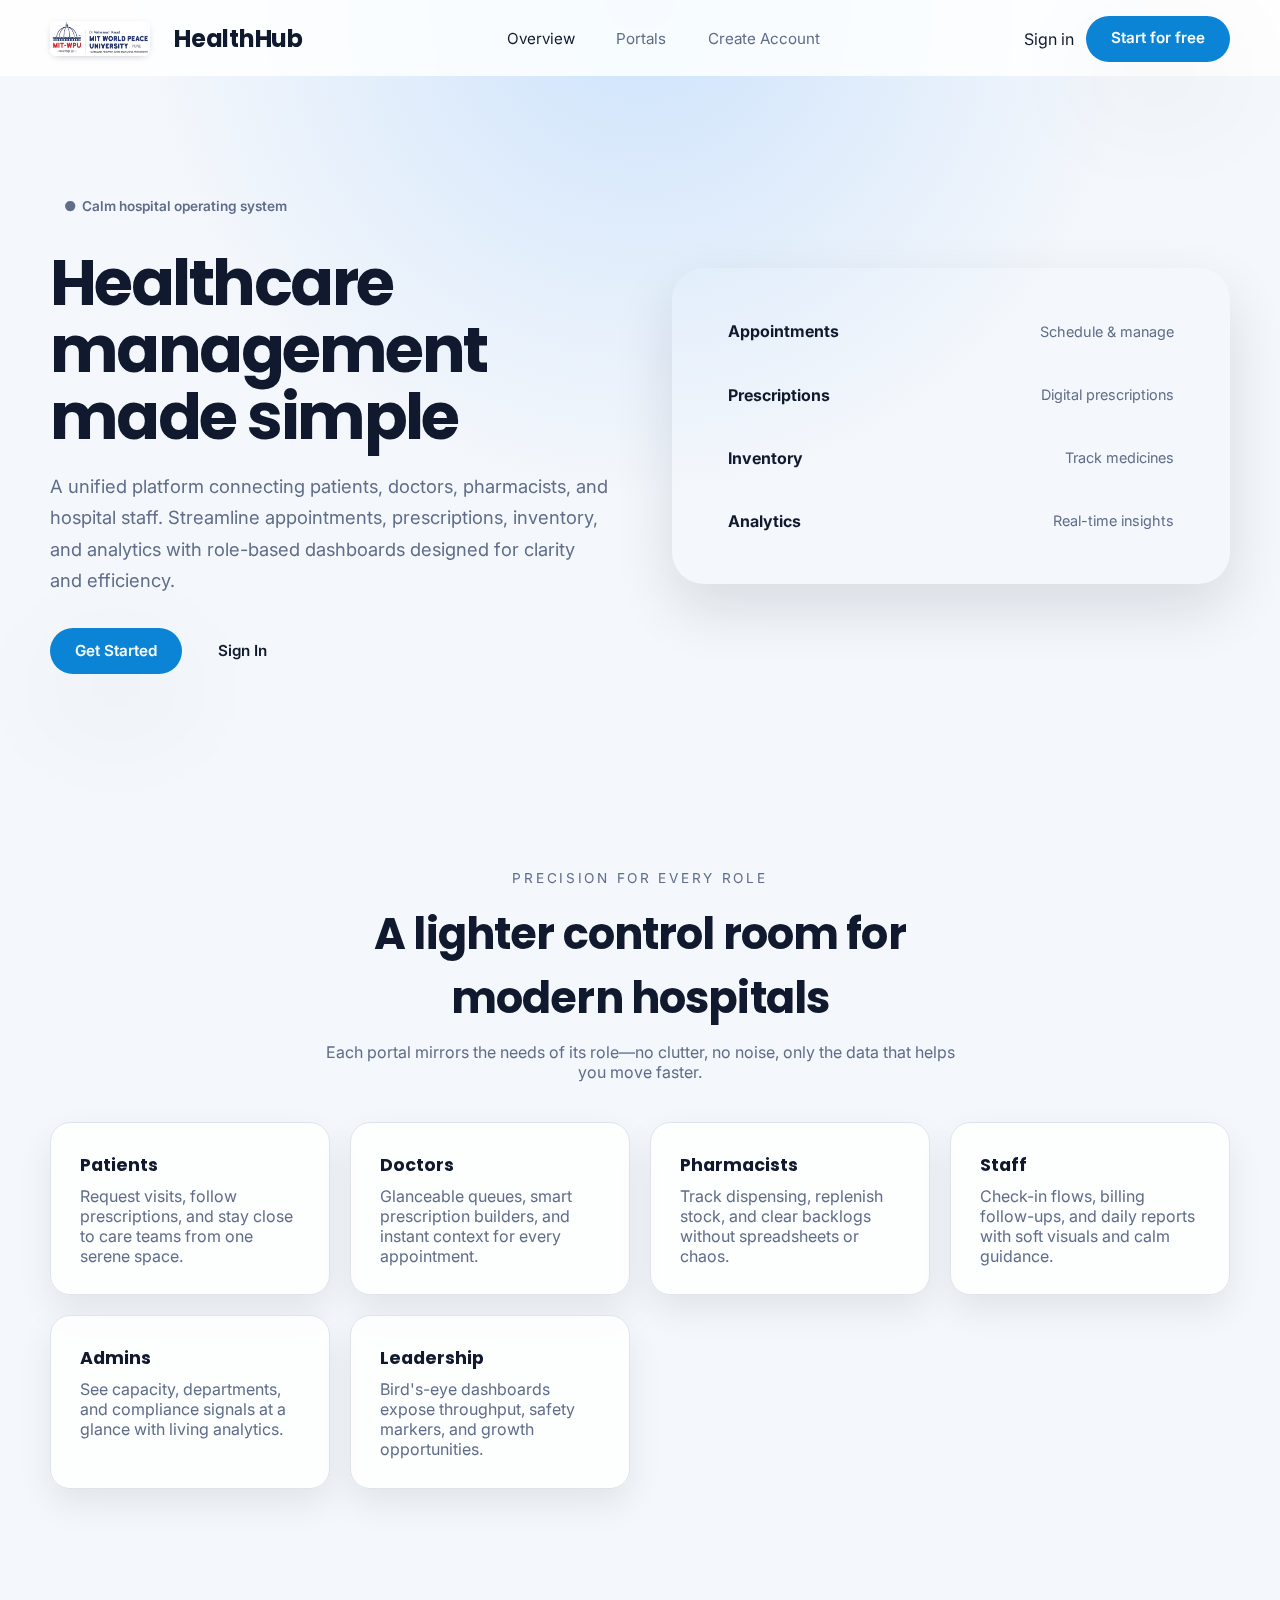
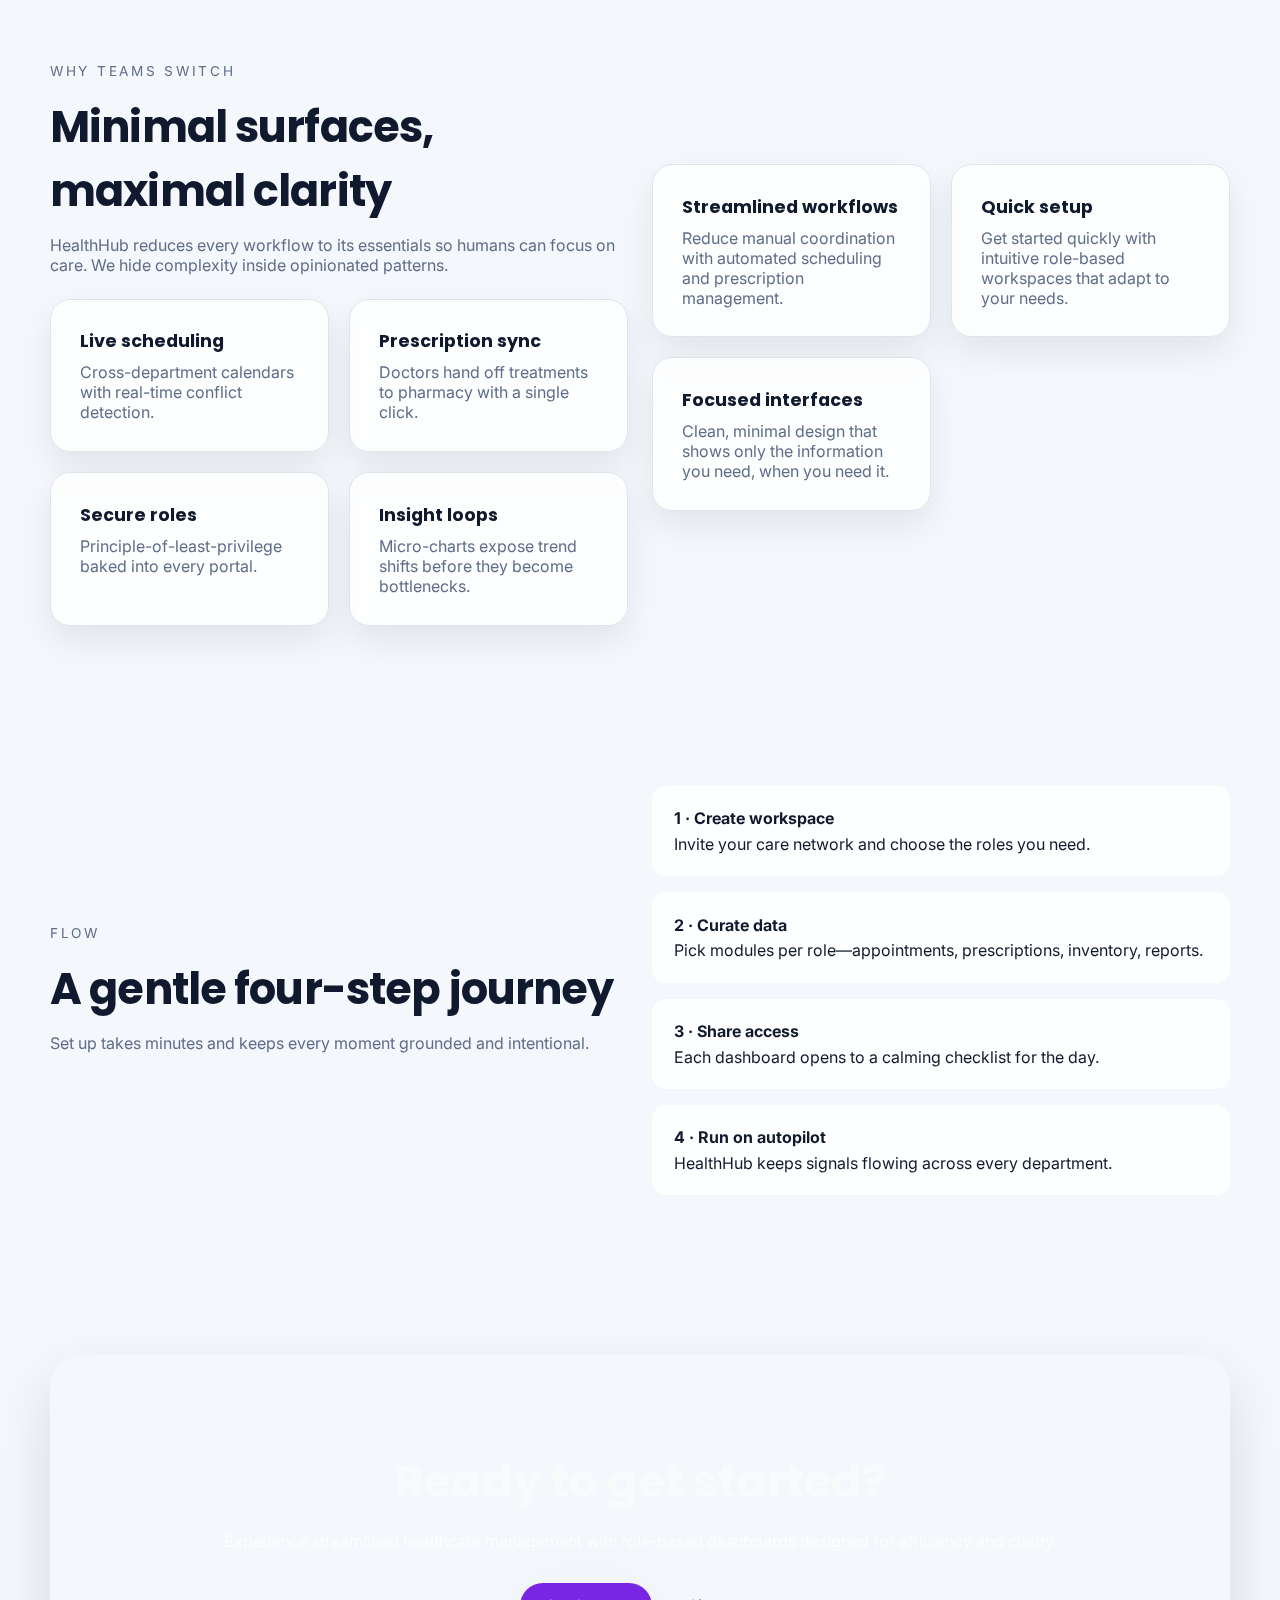
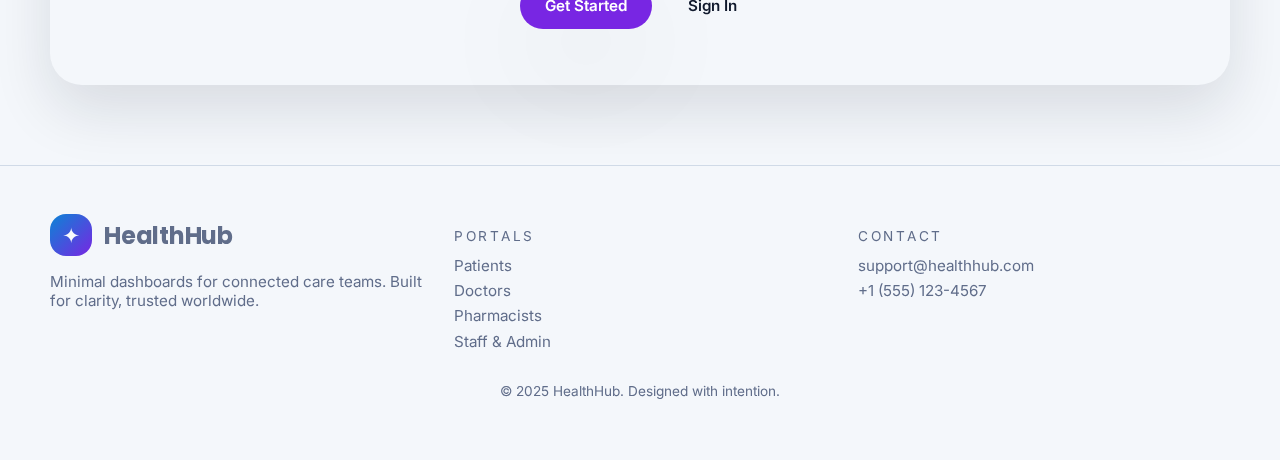
<file: index.html>
<!doctype html>
<html lang="en">
  <head>
    <meta charset="utf-8" />
    <meta name="viewport" content="width=device-width, initial-scale=1" />
    <title>HealthHub · Calm Hospital OS</title>
    <link rel="preconnect" href="https://fonts.googleapis.com" />
    <link rel="preconnect" href="https://fonts.gstatic.com" crossorigin />
    <link
      href="https://fonts.googleapis.com/css2?family=Inter:wght@400;500;600&family=Poppins:wght@500;600;700&family=Space+Grotesk:wght@400;500;600&display=swap"
      rel="stylesheet"
    />
    <link rel="icon" type="image/jpeg" href="./images.jpg" />
    <link rel="stylesheet" href="./css/main.css" />
  </head>
  <body>
    <header class="site-header">
      <div class="page-shell header-bar">
        <a class="logo-mark" href="./index.html">
          <img src="./logo.png" alt="HealthHub" class="logo-image" />
          HealthHub
        </a>
        <nav class="nav-links" aria-label="Primary">
          <a href="./index.html" aria-current="page">Overview</a>
          <a href="./login.html">Portals</a>
          <a href="./signup.html">Create Account</a>
        </nav>
        <div class="button-group">
          <a class="btn-ghost" href="./login.html">Sign in</a>
          <a class="btn" href="./signup.html">Start for free</a>
        </div>
      </div>
    </header>

    <main>
      <section class="hero">
        <div class="page-shell hero-grid">
          <div class="hero-copy">
            <p class="pill">
              <span aria-hidden="true">●</span>
              Calm hospital operating system
            </p>
            <h1>Healthcare management made simple</h1>
            <p class="hero-lead">
              A unified platform connecting patients, doctors, pharmacists, and hospital staff. Streamline appointments, 
              prescriptions, inventory, and analytics with role-based dashboards designed for clarity and efficiency.
            </p>
            <div class="hero-actions">
              <a class="btn" href="./signup.html">Get Started</a>
              <a class="btn-outline" href="./login.html">Sign In</a>
            </div>
          </div>
          <div class="hero-media" aria-label="Interface preview">
            <div class="mini-dashboard">
              <div class="mini-dashboard_row">
                <strong>Appointments</strong>
                <span>Schedule & manage</span>
              </div>
              <div class="mini-dashboard_row">
                <strong>Prescriptions</strong>
                <span>Digital prescriptions</span>
              </div>
              <div class="mini-dashboard_row">
                <strong>Inventory</strong>
                <span>Track medicines</span>
              </div>
              <div class="mini-dashboard_row">
                <strong>Analytics</strong>
                <span>Real-time insights</span>
              </div>
            </div>
          </div>
        </div>
      </section>

      <section class="section">
        <div class="page-shell">
          <div class="section__head">
            <p class="section__eyebrow">Precision for every role</p>
            <h2 class="section__title">A lighter control room for modern hospitals</h2>
            <p class="section__subhead">
              Each portal mirrors the needs of its role—no clutter, no noise, only the data that helps you move faster.
            </p>
          </div>
          <div class="tiles" aria-label="Role based benefits">
            <article class="tile">
              <h3>Patients</h3>
              <p>Request visits, follow prescriptions, and stay close to care teams from one serene space.</p>
            </article>
            <article class="tile">
              <h3>Doctors</h3>
              <p>Glanceable queues, smart prescription builders, and instant context for every appointment.</p>
            </article>
            <article class="tile">
              <h3>Pharmacists</h3>
              <p>Track dispensing, replenish stock, and clear backlogs without spreadsheets or chaos.</p>
            </article>
            <article class="tile">
              <h3>Staff</h3>
              <p>Check-in flows, billing follow-ups, and daily reports with soft visuals and calm guidance.</p>
            </article>
            <article class="tile">
              <h3>Admins</h3>
              <p>See capacity, departments, and compliance signals at a glance with living analytics.</p>
            </article>
            <article class="tile">
              <h3>Leadership</h3>
              <p>Bird's-eye dashboards expose throughput, safety markers, and growth opportunities.</p>
            </article>
          </div>
        </div>
      </section>

      <section class="section">
        <div class="page-shell split-panel">
          <div>
            <p class="section__eyebrow">Why teams switch</p>
            <h2 class="section__title">Minimal surfaces, maximal clarity</h2>
            <p class="section__subhead">
              HealthHub reduces every workflow to its essentials so humans can focus on care. We hide complexity inside
              opinionated patterns.
            </p>
            <div class="tiles" style="margin-top: 1.5rem;">
              <article class="tile">
                <h3>Live scheduling</h3>
                <p>Cross-department calendars with real-time conflict detection.</p>
              </article>
              <article class="tile">
                <h3>Prescription sync</h3>
                <p>Doctors hand off treatments to pharmacy with a single click.</p>
              </article>
              <article class="tile">
                <h3>Secure roles</h3>
                <p>Principle-of-least-privilege baked into every portal.</p>
              </article>
              <article class="tile">
                <h3>Insight loops</h3>
                <p>Micro-charts expose trend shifts before they become bottlenecks.</p>
              </article>
            </div>
          </div>
          <div>
            <div class="tiles">
              <article class="tile">
                <h3>Streamlined workflows</h3>
                <p>Reduce manual coordination with automated scheduling and prescription management.</p>
              </article>
              <article class="tile">
                <h3>Quick setup</h3>
                <p>Get started quickly with intuitive role-based workspaces that adapt to your needs.</p>
              </article>
              <article class="tile">
                <h3>Focused interfaces</h3>
                <p>Clean, minimal design that shows only the information you need, when you need it.</p>
              </article>
            </div>
          </div>
        </div>
      </section>

      <section class="section">
        <div class="page-shell split-panel">
          <div>
            <p class="section__eyebrow">Flow</p>
            <h2 class="section__title">A gentle four-step journey</h2>
            <p class="section__subhead">Set up takes minutes and keeps every moment grounded and intentional.</p>
          </div>
          <div>
            <ol class="timeline">
              <li>
                <strong>1 · Create workspace</strong>
                <span>Invite your care network and choose the roles you need.</span>
              </li>
              <li>
                <strong>2 · Curate data</strong>
                <span>Pick modules per role—appointments, prescriptions, inventory, reports.</span>
              </li>
              <li>
                <strong>3 · Share access</strong>
                <span>Each dashboard opens to a calming checklist for the day.</span>
              </li>
              <li>
                <strong>4 · Run on autopilot</strong>
                <span>HealthHub keeps signals flowing across every department.</span>
              </li>
            </ol>
          </div>
        </div>
      </section>

      <section class="section">
        <div class="page-shell">
          <div class="cta-panel">
            <h2>Ready to get started?</h2>
            <p>
              Experience streamlined healthcare management with role-based dashboards designed for efficiency and clarity.
            </p>
            <div class="hero-actions" style="justify-content: center;">
              <a class="btn-secondary btn" href="./signup.html">Get Started</a>
              <a class="btn-outline" href="./login.html">Sign In</a>
            </div>
          </div>
        </div>
      </section>
    </main>

    <footer class="footer">
      <div class="page-shell footer-grid">
        <div>
          <a class="logo-mark" href="./index.html">
            <span aria-hidden="true">✦</span>
            HealthHub
          </a>
          <p style="margin-top: 1rem;">
            Minimal dashboards for connected care teams. Built for clarity, trusted worldwide.
          </p>
        </div>
        <div>
          <p class="section__eyebrow" style="margin-bottom: 0.75rem;">Portals</p>
          <div class="footer-links">
            <a href="./login.html">Patients</a>
            <a href="./login.html">Doctors</a>
            <a href="./login.html">Pharmacists</a>
            <a href="./login.html">Staff & Admin</a>
          </div>
        </div>
        <div>
          <p class="section__eyebrow" style="margin-bottom: 0.75rem;">Contact</p>
          <div class="footer-links">
            <a href="mailto:support@healthhub.com">support@healthhub.com</a>
            <span>+1 (555) 123-4567</span>
          </div>
        </div>
      </div>
      <p class="footer-note">© 2025 HealthHub. Designed with intention.</p>
    </footer>
  </body>
</html>
</file>
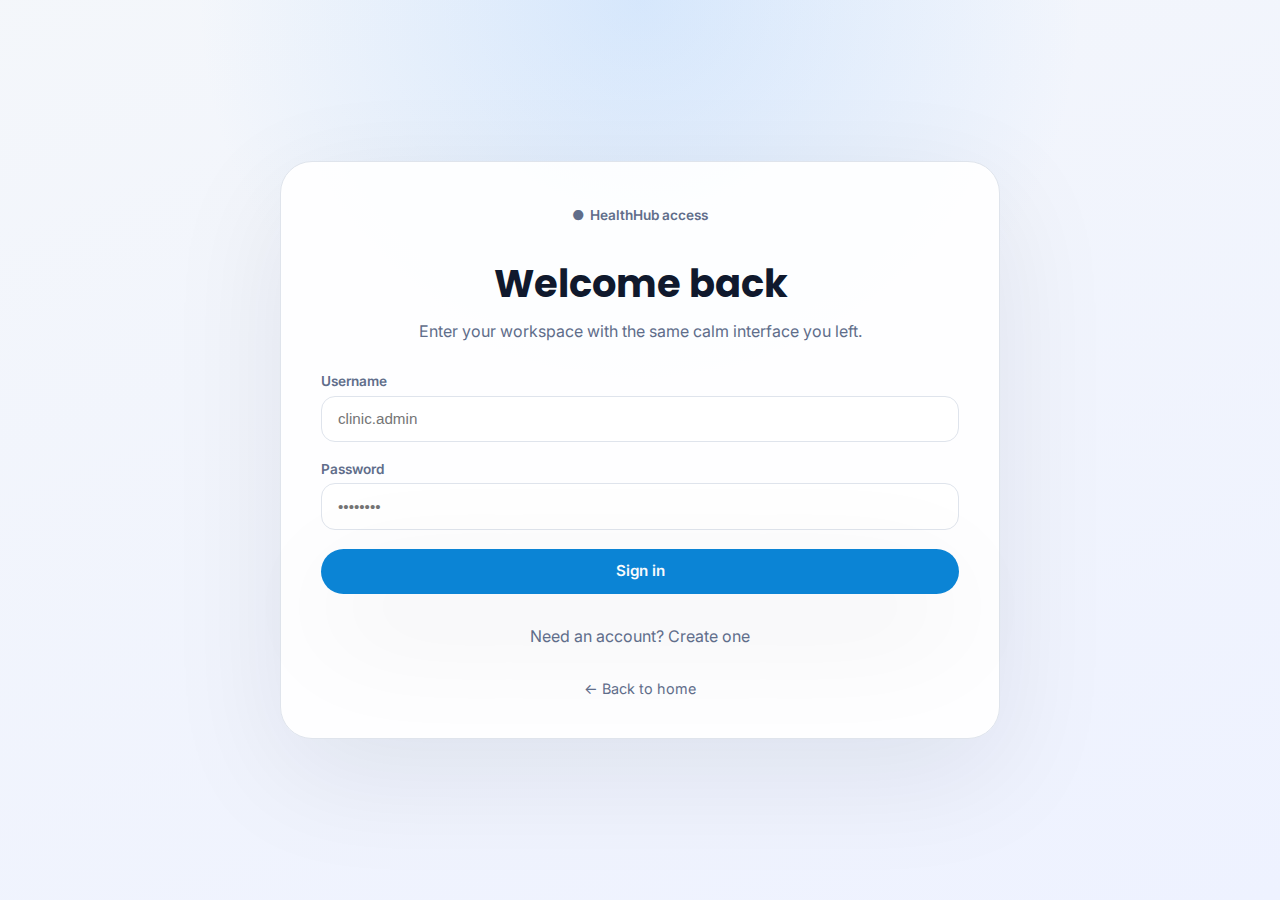
<file: admin.html>
<!doctype html>
<html lang="en">
  <head>
    <meta charset="utf-8" />
    <meta name="viewport" content="width=device-width, initial-scale=1" />
    <title>HealthHub · Admin Dashboard</title>
    <link rel="preconnect" href="https://fonts.googleapis.com" />
    <link rel="preconnect" href="https://fonts.gstatic.com" crossorigin />
    <link href="https://fonts.googleapis.com/css2?family=Inter:wght@400;500;600;700&family=Poppins:wght@500;600;700&display=swap" rel="stylesheet">
    <link rel="stylesheet" href="https://cdnjs.cloudflare.com/ajax/libs/font-awesome/6.4.0/css/all.min.css">
    <link rel="stylesheet" href="./css/main.css" />
    <link rel="stylesheet" href="./css/admin.css" />
  </head>
  <body class="admin-body">
    <!-- Left Sidebar -->
    <aside class="admin-sidebar" id="adminSidebar">
      <div class="sidebar-header">
        <div class="sidebar-logo">
          <div class="logo-icon">
            <i class="fas fa-heartbeat"></i>
          </div>
          <h2 class="logo-text">HealthHub</h2>
        </div>
        <button class="sidebar-collapse-btn" id="sidebarCollapse" aria-label="Collapse sidebar">
          <i class="fas fa-chevron-left"></i>
        </button>
      </div>

      <nav class="sidebar-nav">
        <ul class="nav-menu">
          <li class="nav-item active" data-page="dashboard">
            <a href="#dashboard" class="nav-link">
              <i class="fas fa-tachometer-alt"></i>
              <span class="nav-text">Dashboard</span>
            </a>
          </li>
          <li class="nav-item" data-page="doctors">
            <a href="#doctors" class="nav-link">
              <i class="fas fa-user-md"></i>
              <span class="nav-text">Manage Doctors</span>
            </a>
          </li>
          <li class="nav-item" data-page="departments">
            <a href="#departments" class="nav-link">
              <i class="fas fa-building"></i>
              <span class="nav-text">Departments</span>
            </a>
          </li>
          <li class="nav-item" data-page="staff">
            <a href="#staff" class="nav-link">
              <i class="fas fa-users"></i>
              <span class="nav-text">Staff</span>
            </a>
          </li>
          <li class="nav-item" data-page="patients">
            <a href="#patients" class="nav-link">
              <i class="fas fa-procedures"></i>
              <span class="nav-text">Patients</span>
            </a>
          </li>
          <li class="nav-item" data-page="appointments">
            <a href="#appointments" class="nav-link">
              <i class="fas fa-calendar-check"></i>
              <span class="nav-text">Appointments</span>
            </a>
          </li>
          <li class="nav-item" data-page="pharmacy">
            <a href="#pharmacy" class="nav-link">
              <i class="fas fa-pills"></i>
              <span class="nav-text">Pharmacy</span>
            </a>
          </li>
          <li class="nav-item" data-page="settings">
            <a href="#settings" class="nav-link">
              <i class="fas fa-cog"></i>
              <span class="nav-text">Settings</span>
            </a>
          </li>
        </ul>
      </nav>
    </aside>

    <!-- Main Content Area -->
    <div class="admin-main">
      <!-- Top Navbar -->
      <header class="admin-navbar">
        <div class="navbar-left">
          <button class="mobile-menu-btn" id="mobileMenuBtn" aria-label="Toggle menu">
            <i class="fas fa-bars"></i>
          </button>
          <div class="welcome-text">
            <span>Welcome, <strong id="adminName">Admin</strong></span>
          </div>
        </div>
        <div class="navbar-right">
          <div class="search-container">
            <i class="fas fa-search search-icon"></i>
            <input type="text" class="global-search" id="globalSearch" placeholder="Search doctors, patients, appointments...">
            <div class="search-results" id="searchResults"></div>
          </div>
          <button class="nav-icon-btn" id="notificationsBtn" aria-label="Notifications">
            <i class="far fa-bell"></i>
            <span class="notification-badge" id="notificationBadge">3</span>
          </button>
          <button class="nav-icon-btn" id="messagesBtn" aria-label="Messages">
            <i class="far fa-envelope"></i>
            <span class="notification-badge" id="messageBadge">0</span>
          </button>
          <div class="profile-dropdown" id="profileDropdown">
            <button class="profile-btn">
              <div class="profile-avatar" id="profileAvatar">A</div>
              <span class="profile-name" id="profileName">Admin</span>
              <i class="fas fa-chevron-down"></i>
            </button>
            <div class="dropdown-menu" id="dropdownMenu">
              <a href="#settings" class="dropdown-item">
                <i class="fas fa-user"></i>
                <span>Profile</span>
              </a>
              <a href="#settings" class="dropdown-item">
                <i class="fas fa-key"></i>
                <span>Change Password</span>
              </a>
              <hr class="dropdown-divider">
              <a href="#" class="dropdown-item" id="logoutBtn">
                <i class="fas fa-sign-out-alt"></i>
                <span>Logout</span>
              </a>
        </div>
        </div>
      </div>
    </header>

      <!-- Dashboard Content -->
      <main class="admin-content">
        <!-- Dashboard Page -->
        <div class="page-content active" id="page-dashboard">
          <div class="dashboard-hero">
            <div class="hero-content">
              <div class="hero-greeting">
                <h1 class="hero-title">Welcome back, <span id="heroAdminName">Admin</span>!</h1>
                <p class="hero-subtitle">Here's what's happening at your hospital today</p>
              </div>
              <div class="hero-date">
                <i class="fas fa-calendar-alt"></i>
                <span id="currentDate"></span>
              </div>
            </div>
            <div class="quick-actions">
              <button class="quick-action-btn" onclick="navigateToPage('doctors')">
                <i class="fas fa-user-plus"></i>
                <span>Add Doctor</span>
              </button>
              <button class="quick-action-btn" onclick="navigateToPage('appointments')">
                <i class="fas fa-calendar-plus"></i>
                <span>New Appointment</span>
              </button>
              <button class="quick-action-btn" onclick="navigateToPage('pharmacy')">
                <i class="fas fa-pills"></i>
                <span>Add Medicine</span>
              </button>
            </div>
          </div>

          <!-- Stats Cards -->
          <div class="stats-grid-modern">
            <div class="stat-card-modern stat-gradient-1">
              <div class="stat-bg-pattern"></div>
              <div class="stat-icon-modern">
                <i class="fas fa-procedures"></i>
              </div>
              <div class="stat-content-modern">
                <p class="stat-label-modern">Total Patients</p>
                <h3 class="stat-value-modern" id="statPatients">0</h3>
                <div class="stat-trend">
                  <i class="fas fa-arrow-up"></i>
                  <span>12% increase</span>
                </div>
              </div>
              <div class="stat-sparkline"></div>
            </div>

            <div class="stat-card-modern stat-gradient-2">
              <div class="stat-bg-pattern"></div>
              <div class="stat-icon-modern">
                <i class="fas fa-user-md"></i>
              </div>
              <div class="stat-content-modern">
                <p class="stat-label-modern">Active Doctors</p>
                <h3 class="stat-value-modern" id="statDoctors">0</h3>
                <div class="stat-trend">
                  <i class="fas fa-arrow-up"></i>
                  <span>3 new this month</span>
                </div>
              </div>
              <div class="stat-sparkline"></div>
            </div>

            <div class="stat-card-modern stat-gradient-3">
              <div class="stat-bg-pattern"></div>
              <div class="stat-icon-modern">
                <i class="fas fa-calendar-check"></i>
              </div>
              <div class="stat-content-modern">
                <p class="stat-label-modern">Appointments Today</p>
                <h3 class="stat-value-modern" id="statAppointments">0</h3>
                <div class="stat-trend">
                  <i class="fas fa-clock"></i>
                  <span id="pendingAppointments">0 pending</span>
                </div>
              </div>
              <div class="stat-sparkline"></div>
            </div>

            <div class="stat-card-modern stat-gradient-4">
              <div class="stat-bg-pattern"></div>
              <div class="stat-icon-modern">
                <i class="fas fa-users"></i>
              </div>
              <div class="stat-content-modern">
                <p class="stat-label-modern">Active Staff</p>
                <h3 class="stat-value-modern" id="statStaff">0</h3>
                <div class="stat-trend">
                  <i class="fas fa-check-circle"></i>
                  <span>All departments</span>
                </div>
              </div>
              <div class="stat-sparkline"></div>
            </div>

            <div class="stat-card-modern stat-gradient-5">
              <div class="stat-bg-pattern"></div>
              <div class="stat-icon-modern">
                <i class="fas fa-prescription"></i>
              </div>
              <div class="stat-content-modern">
                <p class="stat-label-modern">Pending Prescriptions</p>
                <h3 class="stat-value-modern" id="statPrescriptions">0</h3>
                <div class="stat-trend">
                  <i class="fas fa-hourglass-half"></i>
                  <span>Awaiting dispense</span>
                </div>
              </div>
              <div class="stat-sparkline"></div>
            </div>

            <div class="stat-card-modern stat-gradient-6">
              <div class="stat-bg-pattern"></div>
              <div class="stat-icon-modern">
                <i class="fas fa-pills"></i>
              </div>
              <div class="stat-content-modern">
                <p class="stat-label-modern">Available Medicines</p>
                <h3 class="stat-value-modern" id="statMedicines">0</h3>
                <div class="stat-trend warning" id="lowStockAlert">
                  <i class="fas fa-exclamation-triangle"></i>
                  <span id="lowStockCount">0 low stock</span>
                </div>
              </div>
              <div class="stat-sparkline"></div>
            </div>
          </div>

          <!-- Main Content Grid -->
          <div class="dashboard-grid">
            <!-- Left Column -->
            <div class="dashboard-left">
              <!-- Charts Section -->
              <div class="chart-card-modern">
                <div class="chart-header-modern">
                  <div>
                    <h3 class="chart-title-modern">Appointments Overview</h3>
                    <p class="chart-subtitle">Weekly appointment trends</p>
                  </div>
                  <div class="chart-controls-modern">
                    <button class="chart-btn-modern active" data-period="week">Week</button>
                    <button class="chart-btn-modern" data-period="month">Month</button>
                    <button class="chart-btn-modern" data-period="year">Year</button>
                  </div>
                </div>
                <div class="chart-container-modern" id="appointmentsChart">
                  <div class="chart-placeholder">
                    <div class="chart-bars">
                      <div class="chart-bar" style="height: 60%"></div>
                      <div class="chart-bar" style="height: 80%"></div>
                      <div class="chart-bar" style="height: 45%"></div>
                      <div class="chart-bar" style="height: 90%"></div>
                      <div class="chart-bar" style="height: 70%"></div>
                      <div class="chart-bar" style="height: 85%"></div>
                      <div class="chart-bar" style="height: 55%"></div>
                    </div>
                    <div class="chart-labels">
                      <span>Mon</span>
                      <span>Tue</span>
                      <span>Wed</span>
                      <span>Thu</span>
                      <span>Fri</span>
                      <span>Sat</span>
                      <span>Sun</span>
                    </div>
                  </div>
                </div>
              </div>

              <div class="chart-card-modern">
                <div class="chart-header-modern">
                  <div>
                    <h3 class="chart-title-modern">Patient Inflow</h3>
                    <p class="chart-subtitle">Monthly patient registration</p>
                  </div>
                </div>
                <div class="chart-container-modern" id="patientsChart">
                  <div class="chart-placeholder">
                    <div class="chart-line">
                      <svg viewBox="0 0 400 200" class="line-chart">
                        <polyline points="20,150 60,120 100,100 140,80 180,70 220,60 260,55 300,50 340,45 380,40" 
                                  fill="none" stroke="#2563eb" stroke-width="2.5"/>
                      </svg>
                    </div>
                  </div>
                </div>
              </div>
            </div>

            <!-- Right Column -->
            <div class="dashboard-right">
              <!-- Recent Activity -->
              <div class="activity-card-modern">
                <div class="card-header-modern">
                  <div>
                    <h3 class="card-title-modern">Recent Activity</h3>
                    <p class="card-subtitle">Latest updates and events</p>
                  </div>
                  <a href="#appointments" class="view-all-link-modern">View All <i class="fas fa-arrow-right"></i></a>
                </div>
                <div class="activity-list-modern" id="recentActivity"></div>
              </div>

              <!-- Department Distribution -->
              <div class="chart-card-modern">
                <div class="chart-header-modern">
                  <div>
                    <h3 class="chart-title-modern">Department Distribution</h3>
                    <p class="chart-subtitle">Doctors by department</p>
                  </div>
                </div>
                <div class="chart-container-modern" id="departmentsChart">
                  <div class="dept-distribution" id="deptDistribution"></div>
                </div>
              </div>

              <!-- Stock Alerts -->
              <div class="alert-card-modern">
                <div class="alert-header">
                  <i class="fas fa-exclamation-circle"></i>
                  <h3>Stock Alerts</h3>
                </div>
                <div class="alert-list" id="stockAlerts"></div>
              </div>
            </div>
          </div>
        </div>

        <!-- Doctors Page -->
        <div class="page-content" id="page-doctors">
          <div class="page-header">
              <div>
              <h1 class="page-title">Manage Doctors</h1>
              <p class="page-subtitle">Add, edit, and manage hospital doctors</p>
            </div>
            <button class="btn-primary" id="addDoctorBtn">
              <i class="fas fa-plus"></i>
              Add Doctor
            </button>
          </div>

          <div class="filters-bar">
            <select class="filter-select" id="doctorDeptFilter">
              <option value="">All Departments</option>
            </select>
            <input type="text" class="filter-search" id="doctorSearch" placeholder="Search doctors...">
          </div>

          <div class="content-grid">
            <div class="main-content">
              <div class="data-card">
                <div class="card-header">
                  <h3 class="card-title">Doctors List</h3>
                  <span class="card-count" id="doctorCount">0 doctors</span>
                </div>
                <div class="data-list" id="doctorsList"></div>
              </div>
            </div>
            <div class="sidebar-content">
              <div class="form-card hidden" id="doctorFormCard">
                <div class="card-header">
                  <h3 class="card-title">Add New Doctor</h3>
                  <button class="close-btn" id="closeDoctorForm">
                    <i class="fas fa-times"></i>
                  </button>
                </div>
                <form class="admin-form" id="doctorForm">
                  <div class="form-group">
                    <label class="form-label">First Name *</label>
                    <input type="text" class="form-input" name="firstName" required>
                  </div>
                  <div class="form-group">
                    <label class="form-label">Last Name *</label>
                    <input type="text" class="form-input" name="lastName" required>
                  </div>
                  <div class="form-group">
                    <label class="form-label">Specialization *</label>
                    <input type="text" class="form-input" name="specialization" required>
                  </div>
                  <div class="form-group">
                    <label class="form-label">Department *</label>
                    <select class="form-input" name="departmentId" id="doctorDeptSelect" required></select>
                  </div>
                  <div class="form-group">
                    <label class="form-label">Experience (years)</label>
                    <input type="number" class="form-input" name="experience" min="0">
                  </div>
                  <div class="form-group">
                    <label class="form-label">Email</label>
                    <input type="email" class="form-input" name="email">
                  </div>
                  <div class="form-group">
                    <label class="form-label">Phone</label>
                    <input type="tel" class="form-input" name="phone">
                  </div>
                  <input type="hidden" name="doctorId" id="doctorEditId">
                  <div class="form-actions">
                    <button type="submit" class="btn-primary">Save Doctor</button>
                    <button type="button" class="btn-secondary" id="cancelDoctorForm">Cancel</button>
                  </div>
                  <div class="form-error" id="doctorFormError"></div>
                </form>
              </div>
            </div>
          </div>
        </div>

        <!-- Departments Page -->
        <div class="page-content" id="page-departments">
          <div class="page-header">
            <div>
              <h1 class="page-title">Manage Departments</h1>
              <p class="page-subtitle">Organize hospital departments</p>
            </div>
            <button class="btn-primary" id="addDeptBtn">
              <i class="fas fa-plus"></i>
              Add Department
            </button>
          </div>

          <div class="content-grid">
            <div class="main-content">
              <div class="data-card">
                <div class="card-header">
                  <h3 class="card-title">Departments</h3>
                  <span class="card-count" id="deptCount">0 departments</span>
                </div>
                <div class="data-list" id="departmentsList"></div>
            </div>
          </div>
            <div class="sidebar-content">
              <div class="form-card hidden" id="deptFormCard">
            <div class="card-header">
                  <h3 class="card-title">Add Department</h3>
                  <button class="close-btn" id="closeDeptForm">
                    <i class="fas fa-times"></i>
                  </button>
                </div>
                <form class="admin-form" id="deptForm">
                  <div class="form-group">
                    <label class="form-label">Name *</label>
                    <input type="text" class="form-input" name="name" required>
                  </div>
                  <div class="form-group">
                    <label class="form-label">Description</label>
                    <textarea class="form-input" name="description" rows="3"></textarea>
                  </div>
                  <input type="hidden" name="deptId" id="deptEditId">
                  <div class="form-actions">
                    <button type="submit" class="btn-primary">Save Department</button>
                    <button type="button" class="btn-secondary" id="cancelDeptForm">Cancel</button>
                  </div>
                  <div class="form-error" id="deptFormError"></div>
                </form>
            </div>
            </div>
            </div>
          </div>

        <!-- Staff Page -->
        <div class="page-content" id="page-staff">
          <div class="page-header">
              <div>
              <h1 class="page-title">Manage Staff</h1>
              <p class="page-subtitle">Hospital staff members and roles</p>
            </div>
            <button class="btn-primary" id="addStaffBtn">
              <i class="fas fa-plus"></i>
              Add Staff
            </button>
          </div>

          <div class="filters-bar">
            <select class="filter-select" id="staffRoleFilter">
              <option value="">All Roles</option>
              <option value="nurse">Nurse</option>
              <option value="receptionist">Receptionist</option>
              <option value="technician">Technician</option>
              <option value="administrator">Administrator</option>
            </select>
            <input type="text" class="filter-search" id="staffSearch" placeholder="Search staff...">
          </div>

          <div class="content-grid">
            <div class="main-content">
              <div class="data-card">
                <div class="card-header">
                  <h3 class="card-title">Staff Members</h3>
                  <span class="card-count" id="staffCount">0 staff</span>
                </div>
                <div class="data-list" id="staffList"></div>
              </div>
            </div>
            <div class="sidebar-content">
              <div class="form-card hidden" id="staffFormCard">
            <div class="card-header">
                  <h3 class="card-title">Add Staff Member</h3>
                  <button class="close-btn" id="closeStaffForm">
                    <i class="fas fa-times"></i>
                  </button>
                </div>
                <form class="admin-form" id="staffForm">
                  <div class="form-group">
                    <label class="form-label">First Name *</label>
                    <input type="text" class="form-input" name="firstName" required>
                  </div>
                  <div class="form-group">
                    <label class="form-label">Last Name *</label>
                    <input type="text" class="form-input" name="lastName" required>
                  </div>
                  <div class="form-group">
                    <label class="form-label">Role *</label>
                    <select class="form-input" name="role" required>
                      <option value="">Select role</option>
                      <option value="nurse">Nurse</option>
                      <option value="receptionist">Receptionist</option>
                      <option value="technician">Technician</option>
                      <option value="administrator">Administrator</option>
                    </select>
                  </div>
                  <div class="form-group">
                    <label class="form-label">Department</label>
                    <select class="form-input" name="departmentId" id="staffDeptSelect">
                      <option value="">No Department</option>
                    </select>
                  </div>
                  <div class="form-group">
                    <label class="form-label">Email</label>
                    <input type="email" class="form-input" name="email">
                  </div>
                  <div class="form-group">
                    <label class="form-label">Phone</label>
                    <input type="tel" class="form-input" name="phone">
                  </div>
                  <input type="hidden" name="staffId" id="staffEditId">
                  <div class="form-actions">
                    <button type="submit" class="btn-primary">Save Staff</button>
                    <button type="button" class="btn-secondary" id="cancelStaffForm">Cancel</button>
                  </div>
                  <div class="form-error" id="staffFormError"></div>
                </form>
              </div>
            </div>
          </div>
        </div>

        <!-- Patients Page -->
        <div class="page-content" id="page-patients">
          <div class="page-header">
              <div>
              <h1 class="page-title">Patients List</h1>
              <p class="page-subtitle">View and manage patient records</p>
            </div>
              </div>

          <div class="filters-bar">
            <input type="text" class="filter-search" id="patientSearch" placeholder="Search by Patient ID or name...">
            <select class="filter-select" id="patientStatusFilter">
              <option value="">All Status</option>
              <option value="active">Active</option>
              <option value="inactive">Inactive</option>
            </select>
            </div>

          <div class="data-card">
            <div class="card-header">
              <h3 class="card-title">Patients</h3>
              <span class="card-count" id="patientCount">0 patients</span>
            </div>
            <div class="table-wrapper">
              <table class="data-table" id="patientsTable">
                <thead>
                  <tr>
                    <th>Patient ID</th>
                    <th>Name</th>
                    <th>Email</th>
                    <th>Phone</th>
                    <th>Last Visit</th>
                    <th>Status</th>
                    <th>Actions</th>
                  </tr>
                </thead>
                <tbody id="patientsTableBody"></tbody>
              </table>
            </div>
          </div>
        </div>

        <!-- Appointments Page -->
        <div class="page-content" id="page-appointments">
          <div class="page-header">
              <div>
              <h1 class="page-title">Appointments</h1>
              <p class="page-subtitle">View and manage all appointments</p>
            </div>
              </div>

          <div class="filters-bar">
            <select class="filter-select" id="appointmentStatusFilter">
              <option value="">All Status</option>
              <option value="pending">Pending</option>
              <option value="confirmed">Confirmed</option>
              <option value="completed">Completed</option>
              <option value="cancelled">Cancelled</option>
            </select>
            <input type="date" class="filter-date" id="appointmentDateFilter">
            <input type="text" class="filter-search" id="appointmentSearch" placeholder="Search...">
            </div>

          <div class="data-card">
          <div class="card-header">
              <h3 class="card-title">All Appointments</h3>
              <span class="card-count" id="appointmentCount">0 appointments</span>
          </div>
            <div class="table-wrapper">
              <table class="data-table" id="appointmentsTable">
              <thead>
                <tr>
                  <th>Patient</th>
                  <th>Doctor</th>
                  <th>Department</th>
                    <th>Date & Time</th>
                  <th>Status</th>
                    <th>Actions</th>
                </tr>
              </thead>
                <tbody id="appointmentsTableBody"></tbody>
            </table>
            </div>
          </div>
        </div>

        <!-- Pharmacy Page -->
        <div class="page-content" id="page-pharmacy">
          <div class="page-header">
              <div>
              <h1 class="page-title">Pharmacy Control</h1>
              <p class="page-subtitle">Manage medicine stock and dispensing</p>
            </div>
            <button class="btn-primary" id="addMedicineBtn">
              <i class="fas fa-plus"></i>
              Add Medicine
            </button>
          </div>

          <div class="stats-grid" style="grid-template-columns: repeat(auto-fit, minmax(200px, 1fr)); margin-bottom: 2rem;">
            <div class="stat-card">
              <div class="stat-icon medicines">
                <i class="fas fa-pills"></i>
              </div>
              <div class="stat-content">
                <h3 class="stat-value" id="pharmacyTotal">0</h3>
                <p class="stat-label">Total Medicines</p>
              </div>
            </div>
            <div class="stat-card">
              <div class="stat-icon warning">
                <i class="fas fa-exclamation-triangle"></i>
              </div>
              <div class="stat-content">
                <h3 class="stat-value" id="pharmacyLow">0</h3>
                <p class="stat-label">Low Stock</p>
              </div>
            </div>
            <div class="stat-card">
              <div class="stat-icon danger">
                <i class="fas fa-times-circle"></i>
              </div>
              <div class="stat-content">
                <h3 class="stat-value" id="pharmacyOut">0</h3>
                <p class="stat-label">Out of Stock</p>
              </div>
            </div>
          </div>

          <div class="content-grid">
            <div class="main-content">
              <div class="data-card">
                <div class="card-header">
                  <h3 class="card-title">Medicine Inventory</h3>
                  <div class="filter-buttons">
                    <button class="filter-btn active" data-filter="all">All</button>
                    <button class="filter-btn" data-filter="low">Low Stock</button>
                    <button class="filter-btn" data-filter="out">Out of Stock</button>
                  </div>
                </div>
                <div class="data-list" id="medicinesList"></div>
              </div>
            </div>
            <div class="sidebar-content">
              <div class="form-card hidden" id="medicineFormCard">
                <div class="card-header">
                  <h3 class="card-title">Add Medicine</h3>
                  <button class="close-btn" id="closeMedicineForm">
                    <i class="fas fa-times"></i>
                  </button>
                </div>
                <form class="admin-form" id="medicineForm">
                  <div class="form-group">
                    <label class="form-label">Medicine Name *</label>
                    <input type="text" class="form-input" name="name" required>
                  </div>
                  <div class="form-group">
                    <label class="form-label">Stock Quantity *</label>
                    <input type="number" class="form-input" name="stock" min="0" required>
                  </div>
                  <div class="form-group">
                    <label class="form-label">Unit *</label>
                    <select class="form-input" name="unit" required>
                      <option value="tablets">Tablets</option>
                      <option value="bottles">Bottles</option>
                      <option value="boxes">Boxes</option>
                      <option value="vials">Vials</option>
                    </select>
                  </div>
                  <div class="form-group">
                    <label class="form-label">Low Stock Threshold *</label>
                    <input type="number" class="form-input" name="threshold" min="0" required>
                  </div>
              <div class="form-group">
                    <label class="form-label">Price per Unit</label>
                    <input type="number" class="form-input" name="price" step="0.01" min="0">
                  </div>
                  <input type="hidden" name="medicineId" id="medicineEditId">
                  <div class="form-actions">
                    <button type="submit" class="btn-primary">Save Medicine</button>
                    <button type="button" class="btn-secondary" id="cancelMedicineForm">Cancel</button>
                  </div>
                  <div class="form-error" id="medicineFormError"></div>
                </form>
              </div>
            </div>
          </div>

          <div class="data-card" style="margin-top: 2rem;">
            <div class="card-header">
              <h3 class="card-title">Dispense History</h3>
            </div>
            <div class="table-wrapper">
              <table class="data-table" id="dispenseTable">
                <thead>
                  <tr>
                  <th>Date</th>
                    <th>Patient</th>
                    <th>Medicine</th>
                    <th>Quantity</th>
                    <th>Prescribed By</th>
                </tr>
              </thead>
                <tbody id="dispenseTableBody"></tbody>
            </table>
          </div>
          </div>
        </div>

        <!-- Settings Page -->
        <div class="page-content" id="page-settings">
          <div class="page-header">
              <div>
              <h1 class="page-title">Settings</h1>
              <p class="page-subtitle">Manage your profile and hospital preferences</p>
            </div>
          </div>

          <div class="content-grid">
            <div class="main-content">
              <div class="data-card">
                <div class="card-header">
                  <h3 class="card-title">Profile Settings</h3>
                </div>
                <form class="admin-form" id="profileForm">
                  <div class="form-group">
                    <label class="form-label">Full Name *</label>
                    <input type="text" class="form-input" name="fullName" id="profileName" required>
              </div>
              <div class="form-group">
                    <label class="form-label">Email *</label>
                    <input type="email" class="form-input" name="email" id="profileEmail" required>
              </div>
              <div class="form-group">
                    <label class="form-label">Phone</label>
                    <input type="tel" class="form-input" name="phone" id="profilePhone">
              </div>
                  <div class="form-actions">
                    <button type="submit" class="btn-primary">Update Profile</button>
              </div>
                  <div class="form-error" id="profileFormError"></div>
            </form>
              </div>

              <div class="data-card" style="margin-top: 2rem;">
                <div class="card-header">
                  <h3 class="card-title">Change Password</h3>
                </div>
                <form class="admin-form" id="passwordForm">
                  <div class="form-group">
                    <label class="form-label">Current Password *</label>
                    <input type="password" class="form-input" name="currentPassword" required>
                  </div>
                  <div class="form-group">
                    <label class="form-label">New Password *</label>
                    <input type="password" class="form-input" name="newPassword" required>
              </div>
              <div class="form-group">
                    <label class="form-label">Confirm New Password *</label>
                    <input type="password" class="form-input" name="confirmPassword" required>
                  </div>
                  <div class="form-actions">
                    <button type="submit" class="btn-primary">Change Password</button>
                  </div>
                  <div class="form-error" id="passwordFormError"></div>
                </form>
              </div>
            </div>
            <div class="sidebar-content">
              <div class="data-card">
                <div class="card-header">
                  <h3 class="card-title">Hospital Preferences</h3>
                </div>
                <form class="admin-form" id="preferencesForm">
                  <div class="form-group">
                    <label class="form-label">Hospital Name</label>
                    <input type="text" class="form-input" name="hospitalName" id="prefHospital">
              </div>
              <div class="form-group">
                    <label class="form-label">Address</label>
                    <textarea class="form-input" name="address" id="prefAddress" rows="3"></textarea>
              </div>
              <div class="form-group">
                    <label class="form-label">Phone</label>
                    <input type="tel" class="form-input" name="phone" id="prefPhone">
              </div>
              <div class="form-group">
                    <label class="form-label">Email</label>
                    <input type="email" class="form-input" name="email" id="prefEmail">
              </div>
                  <div class="form-actions">
                    <button type="submit" class="btn-primary">Save Preferences</button>
              </div>
                  <div class="form-error" id="preferencesFormError"></div>
            </form>
              </div>
            </div>
          </div>
      </div>
    </main>
    </div>

    <!-- Toast Notification -->
    <div class="toast" id="toast"></div>

    <!-- Notifications Panel -->
    <div class="notifications-panel" id="notificationsPanel">
      <div class="panel-header">
        <h3>Notifications</h3>
        <button class="close-btn" id="closeNotifications">
          <i class="fas fa-times"></i>
        </button>
      </div>
      <div class="panel-content" id="notificationsList"></div>
    </div>

    <!-- Overlay for mobile -->
    <div class="overlay" id="overlay"></div>

    <script type="module" src="./js/admin.js"></script>
  </body>
</html>
</file>
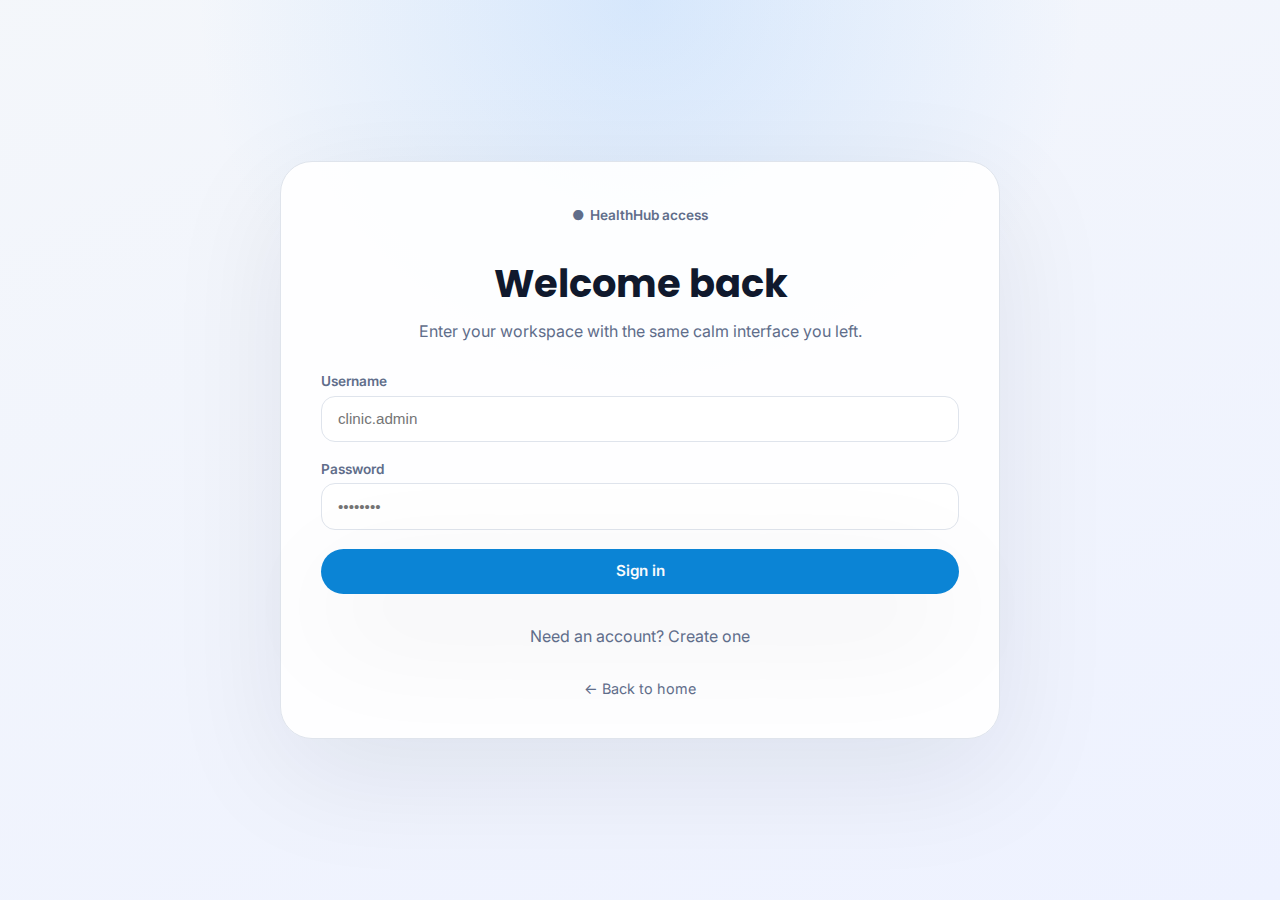
<file: doctor.html>
<!doctype html>
<html lang="en">
  <head>
    <meta charset="utf-8" />
    <meta name="viewport" content="width=device-width, initial-scale=1" />
    <title>HealthHub · Doctor Dashboard</title>
    <link rel="preconnect" href="https://fonts.googleapis.com" />
    <link rel="preconnect" href="https://fonts.gstatic.com" crossorigin />
    <link
      href="https://fonts.googleapis.com/css2?family=Inter:wght@400;500;600&family=Poppins:wght@500;600;700&family=Space+Grotesk:wght@400;500&display=swap"
      rel="stylesheet"
    />
    <link rel="stylesheet" href="./css/main.css" />
  </head>
  <body class="dashboard-page" data-role-page="doctor">
    <header class="dashboard-header">
      <div class="container dashboard-header_inner">
        <div class="role-intro">
          <p class="pill">
            <span aria-hidden="true">●</span>
            Doctor workspace
          </p>
          <div class="dashboard-topline">
            <h1>Dr. <span data-session-name>Doctor</span></h1>
            <span class="status-chip" data-variant="positive">On duty</span>
          </div>
          <p class="role-meta">
            <span data-doctor-specialization>Specialist</span>
            • <span data-doctor-department>Department</span>
          </p>
        </div>
        <div class="button-group">
          <button class="btn btn-outline" data-button-logout>Logout</button>
        </div>
      </div>
    </header>

    <main class="dashboard-main">
      <div class="container dashboard-grid" style="gap: clamp(2rem, 5vw, 3rem);">
        <section>
          <div class="dashboard-stats" data-doctor-stats></div>
        </section>

        <section class="dashboard-grid two-column">
          <div class="card" data-section="queue">
            <div class="card-header">
              <h2 class="card-title">Appointment Queue</h2>
            </div>
            <div class="list" data-appointment-list>
              <!-- Appointments injected -->
            </div>
          </div>

          <div class="card" data-section="history">
            <div class="card-header">
              <h2 class="card-title">Recent Prescriptions</h2>
            </div>
            <div class="list" data-prescription-list>
              <!-- Prescriptions injected -->
            </div>
          </div>
        </section>

        <section class="card" data-section="prescription-form">
          <div class="card-header">
            <h2 class="card-title">Create Prescription</h2>
            <span class="card-meta" data-prescription-context>No appointment selected</span>
          </div>
          <p class="card-meta" data-prescription-empty>Select an appointment to begin composing a prescription.</p>
          <form class="form-grid" data-prescription-form hidden>
            <div class="list" data-medicine-list style="gap: 0.75rem;"></div>
            <div class="button-group">
              <button class="btn btn-outline" type="button" data-add-medicine>Add medicine</button>
            </div>
            <div class="form-group">
              <label class="form-label" for="prescription-notes">Notes</label>
              <textarea class="form-input" id="prescription-notes" name="notes" placeholder="Instructions for the patient"></textarea>
            </div>
            <div class="button-group">
              <button class="btn" type="submit">Save Prescription</button>
              <button class="btn btn-outline" type="button" data-cancel-prescription>Cancel</button>
            </div>
            <p class="form-error" data-prescription-feedback hidden></p>
          </form>
        </section>
      </div>
    </main>

    <div class="toast" data-toast></div>

    <script type="module" src="./js/doctor.js"></script>
  </body>
</html>
</file>
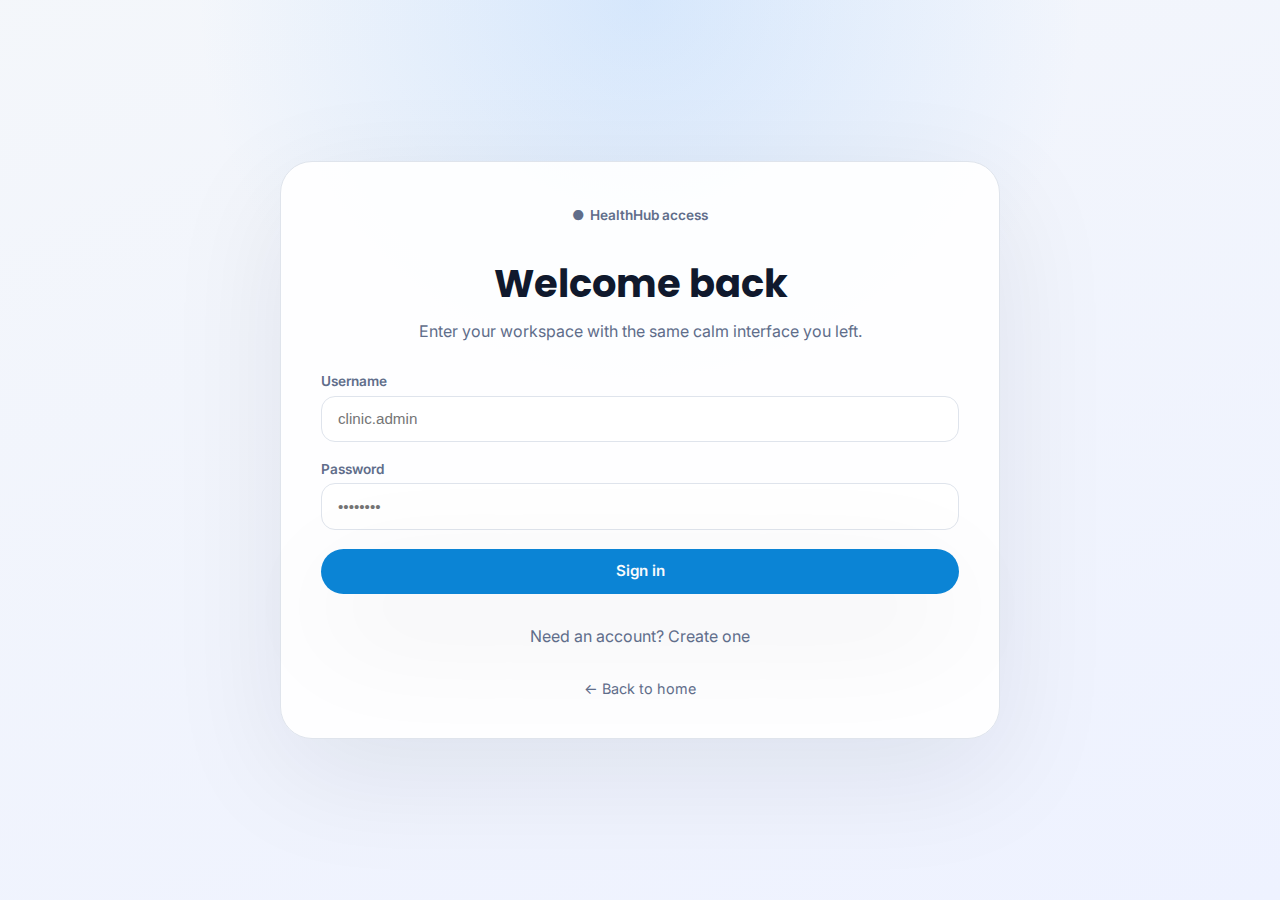
<file: login.html>
<!doctype html>
<html lang="en">
  <head>
    <meta charset="utf-8" />
    <meta name="viewport" content="width=device-width, initial-scale=1" />
    <title>HealthHub · Sign in</title>
    <link rel="preconnect" href="https://fonts.googleapis.com" />
    <link rel="preconnect" href="https://fonts.gstatic.com" crossorigin />
    <link
      href="https://fonts.googleapis.com/css2?family=Inter:wght@400;500;600&family=Poppins:wght@500;600;700&family=Space+Grotesk:wght@400;500&display=swap"
      rel="stylesheet"
    />
    <link rel="stylesheet" href="./css/main.css" />
  </head>
  <body>
    <main class="auth-page">
      <section class="surface auth-panel">
        <div class="auth-panel_header">
          <p class="pill">
            <span aria-hidden="true">●</span>
            HealthHub access
          </p>
          <h1>Welcome back</h1>
          <p>Enter your workspace with the same calm interface you left.</p>
        </div>
        <form class="form-grid" id="login-form" novalidate>
          <div class="form-group">
            <label class="form-label" for="username">Username</label>
            <input class="form-input" id="username" name="username" type="text" placeholder="clinic.admin" />
            <p class="form-error" data-error="username" hidden>Username must be at least 3 characters.</p>
          </div>
          <div class="form-group">
            <label class="form-label" for="password">Password</label>
            <input class="form-input" id="password" name="password" type="password" placeholder="••••••••" />
            <p class="form-error" data-error="password" hidden>Password must be at least 6 characters.</p>
          </div>
          <p class="form-status text-muted" data-feedback hidden></p>
          <button class="btn btn-full" type="submit" data-loading-text="Signing in...">Sign in</button>
        </form>
        <div class="text-center text-muted">
          Need an account?
          <a class="link-inline" href="./signup.html">Create one</a>
        </div>
        <div class="text-center">
          <a class="back-link" href="./index.html">← Back to home</a>
        </div>
      </section>
    </main>
    <script src="./js/auth.js" type="module"></script>
  </body>
</html>
</file>
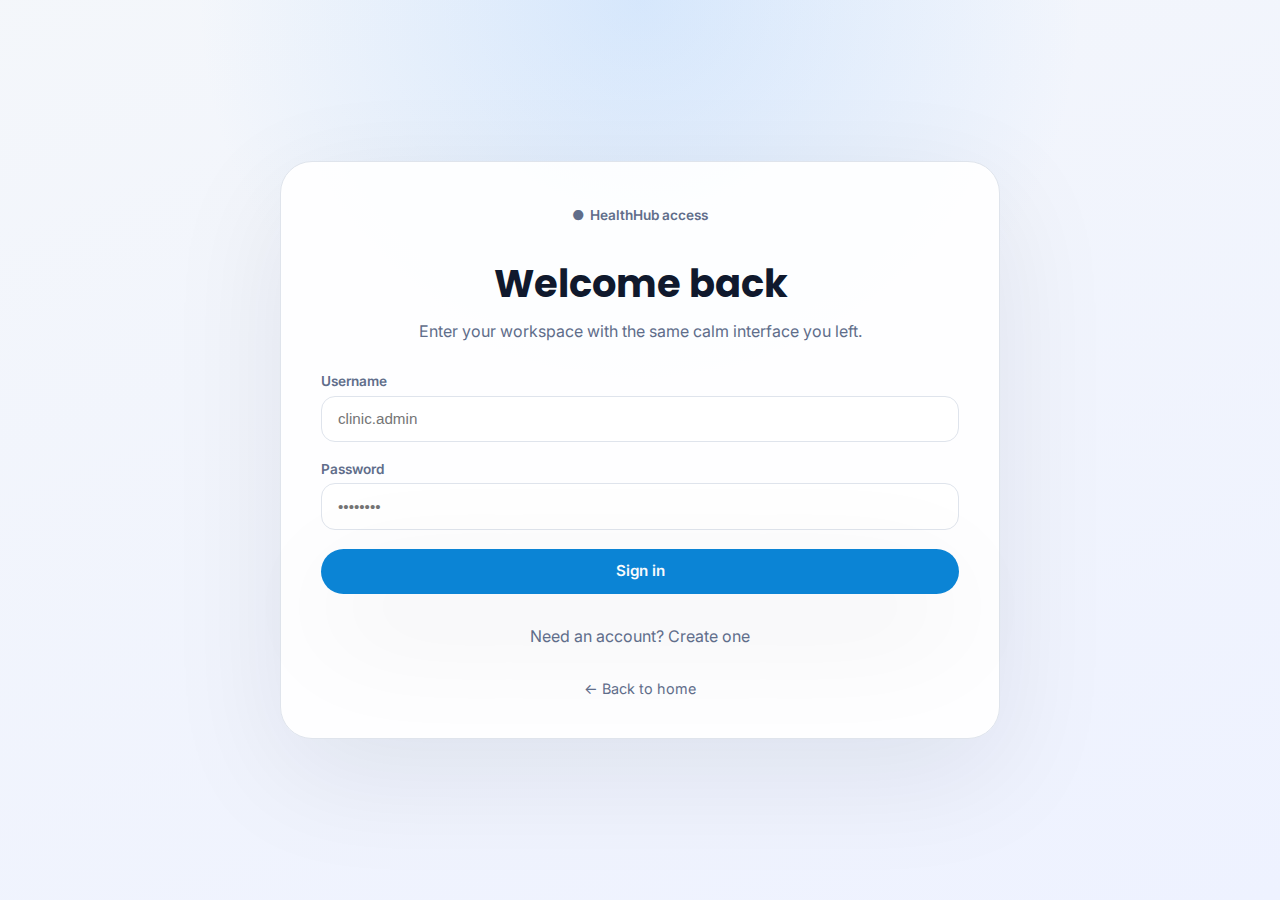
<file: patient.html>
<!doctype html>
<html lang="en">
  <head>
    <meta charset="utf-8" />
    <meta name="viewport" content="width=device-width, initial-scale=1" />
    <title>HealthHub · Patient Dashboard</title>
    <link rel="preconnect" href="https://fonts.googleapis.com" />
    <link rel="preconnect" href="https://fonts.gstatic.com" crossorigin />
    <link
      href="https://fonts.googleapis.com/css2?family=Inter:wght@400;500;600&family=Poppins:wght@500;600;700&family=Space+Grotesk:wght@400;500&display=swap"
      rel="stylesheet"
    />
    <link rel="stylesheet" href="./css/main.css" />
  </head>
  <body class="dashboard-page" data-role-page="patient">
    <header class="dashboard-header">
      <div class="container dashboard-header_inner">
        <div class="role-intro">
          <p class="pill">
            <span aria-hidden="true">●</span>
            Patient care
          </p>
          <div class="dashboard-topline">
            <h1>Hi, <span data-session-name>Patient</span></h1>
            <span class="status-chip">ID · <span data-session-patient-id>—</span></span>
          </div>
          <p class="role-meta">Track visits, prescriptions, and upcoming appointments</p>
        </div>
        <div class="button-group">
          <button class="btn btn-outline" data-button-logout>Logout</button>
        </div>
      </div>
    </header>

    <main class="dashboard-main">
      <div class="container dashboard-grid">
        <section>
          <div class="dashboard-stats" data-patient-stats></div>
        </section>

        <section class="dashboard-grid two-column">
          <div class="card" data-section="wellness">
            <div class="card-header">
              <h2 class="card-title">Health snapshot</h2>
              <span class="card-meta">Live vitals & lifestyle signals</span>
            </div>
            <div class="grid-two-tight" data-care-updates></div>
          </div>
          <div class="card" data-section="goals">
            <div class="card-header">
              <h2 class="card-title">Wellness goals</h2>
              <span class="card-meta">Weekly targets</span>
            </div>
            <div class="list" data-goal-list></div>
          </div>
        </section>

        <section class="dashboard-grid two-column">
          <div class="card" data-section="medications">
            <div class="card-header">
              <h2 class="card-title">Medication schedule</h2>
              <span class="card-meta">Next doses & adherence</span>
            </div>
            <div class="list" data-medication-schedule></div>
          </div>
          <div class="card" data-section="checklist">
            <div class="card-header">
              <h2 class="card-title">Daily checklist</h2>
              <span class="card-meta">Small actions for today</span>
            </div>
            <div class="list" data-checklist></div>
          </div>
        </section>

        <section class="dashboard-grid two-column">
          <div class="card" data-section="labs">
            <div class="card-header">
              <h2 class="card-title">Lab results</h2>
              <span class="card-meta">Latest documents</span>
            </div>
            <div class="timeline-stack" data-labs></div>
          </div>
          <div class="card" data-section="messages">
            <div class="card-header">
              <h2 class="card-title">Care team messages</h2>
              <span class="card-meta">Secure updates</span>
            </div>
            <div class="list" data-messages></div>
          </div>
        </section>

        <section class="dashboard-grid two-column">
          <div class="card" data-section="departments">
            <div class="card-header">
              <h2 class="card-title">Departments</h2>
            </div>
            <div class="list" data-department-list></div>
          </div>
          <div class="card" data-section="doctors">
            <div class="card-header">
              <h2 class="card-title">Doctors</h2>
              <div class="card-meta" data-doctor-filter>All departments</div>
            </div>
            <div class="list" data-doctor-list></div>
          </div>
        </section>

        <section class="dashboard-grid two-column">
          <div class="card" data-section="appointments">
            <div class="card-header">
              <h2 class="card-title">Upcoming appointments</h2>
            </div>
            <div class="list" data-appointment-list></div>
          </div>
          <div class="card" data-section="prescriptions">
            <div class="card-header">
              <h2 class="card-title">Recent prescriptions</h2>
            </div>
            <div class="list" data-prescription-list></div>
          </div>
        </section>

        <section class="dashboard-grid two-column">
          <div class="card" data-section="book">
            <div class="card-header">
              <h2 class="card-title">Book appointment</h2>
            </div>
            <form class="form-grid" data-book-form>
              <div class="grid-two-tight">
                <div class="form-group">
                  <label class="form-label" for="book-department">Department</label>
                  <select class="form-input" id="book-department" name="department">
                    <option value="">Select department</option>
                  </select>
                </div>
                <div class="form-group">
                  <label class="form-label" for="book-doctor">Doctor</label>
                  <select class="form-input" id="book-doctor" name="doctor">
                    <option value="">Select doctor</option>
                  </select>
                </div>
              </div>
              <div class="grid-two-tight">
                <div class="form-group">
                  <label class="form-label" for="book-date">Date</label>
                  <input class="form-input" type="date" id="book-date" name="date" />
                </div>
                <div class="form-group">
                  <label class="form-label" for="book-time">Time</label>
                  <input class="form-input" type="time" id="book-time" name="time" />
                </div>
              </div>
              <div class="form-group">
                <label class="form-label" for="book-notes">Notes (optional)</label>
                <textarea class="form-input" id="book-notes" name="notes" placeholder="Any specific concerns..."></textarea>
              </div>
              <div class="button-group">
                <button class="btn" type="submit">Submit request</button>
              </div>
              <p class="form-error" data-feedback hidden></p>
            </form>
          </div>
          <div class="card" data-section="billing">
            <div class="card-header">
              <h2 class="card-title">Billing snapshot</h2>
            </div>
            <div class="billing-summary" data-billing-summary></div>
            <div class="list" data-billing-invoices></div>
          </div>
        </section>

        <section class="dashboard-grid two-column">
          <div class="card" data-section="benefits">
            <div class="card-header">
              <h2 class="card-title">Insurance & benefits</h2>
            </div>
            <div data-benefits></div>
          </div>
          <div class="card" data-section="resources">
            <div class="card-header">
              <h2 class="card-title">Support & resources</h2>
            </div>
            <div class="support-links" data-resource-links></div>
          </div>
        </section>
      </div>
    </main>

    <div class="toast" data-toast></div>

    <script type="module" src="./js/patient.js"></script>
  </body>
</html>
</file>
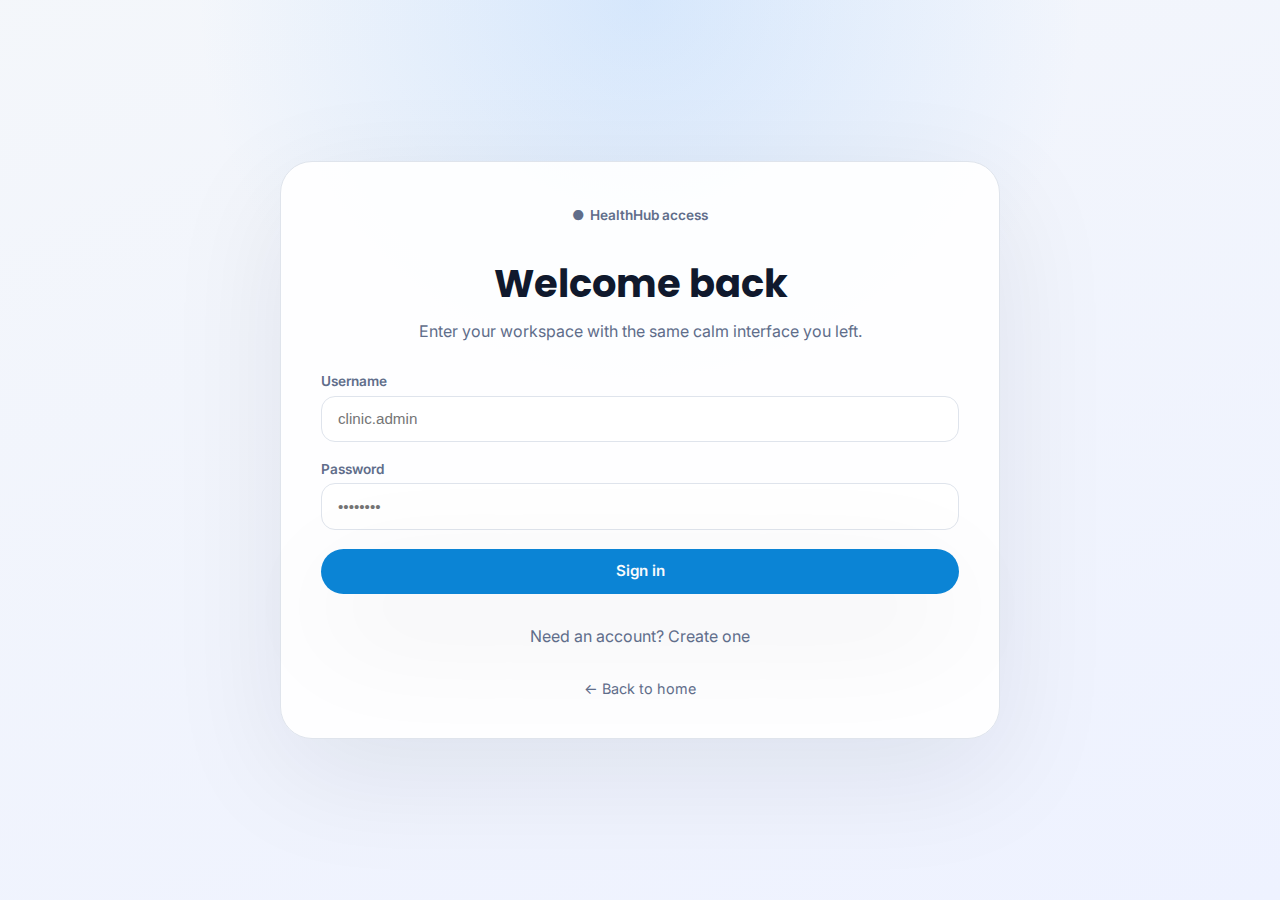
<file: pharmacist.html>
<!doctype html>
<html lang="en">
  <head>
    <meta charset="utf-8" />
    <meta name="viewport" content="width=device-width, initial-scale=1" />
    <title>HealthHub · Pharmacist Dashboard</title>
    <link rel="preconnect" href="https://fonts.googleapis.com" />
    <link rel="preconnect" href="https://fonts.gstatic.com" crossorigin />
    <link
      href="https://fonts.googleapis.com/css2?family=Inter:wght@400;500;600&family=Poppins:wght@500;600;700&family=Space+Grotesk:wght@400;500&display=swap"
      rel="stylesheet"
    />
    <link rel="stylesheet" href="./css/main.css" />
  </head>
  <body class="dashboard-page" data-role-page="pharmacist">
    <header class="dashboard-header">
      <div class="container dashboard-header_inner">
        <div class="role-intro">
          <p class="pill">
            <span aria-hidden="true">●</span>
            Pharmacy operations
          </p>
          <div class="dashboard-topline">
            <h1><span data-session-name>Pharmacist</span></h1>
            <span class="status-chip" data-variant="pending">Queue live</span>
          </div>
          <p class="role-meta">Manage prescriptions and medicine inventory</p>
        </div>
        <div class="button-group">
          <button class="btn btn-outline" data-button-logout>Logout</button>
        </div>
      </div>
    </header>

    <main class="dashboard-main">
      <div class="container dashboard-grid" style="gap: clamp(2rem, 5vw, 3rem);">
        <section>
          <div class="dashboard-stats" data-pharmacist-stats></div>
        </section>

        <section class="dashboard-grid two-column">
          <div class="card" data-section="prescriptions">
            <div class="card-header">
              <h2 class="card-title">Prescription Queue</h2>
              <select class="form-input" data-filter-status>
                <option value="all">All</option>
                <option value="pending">Pending</option>
                <option value="dispensed">Dispensed</option>
              </select>
            </div>
            <div class="list" data-prescription-list></div>
          </div>

          <div class="card" data-section="inventory">
            <div class="card-header">
              <h2 class="card-title">Inventory</h2>
              <button class="btn btn-outline" data-toggle-inventory-form>Add Medicine</button>
            </div>
            <div class="list" data-inventory-list></div>
          </div>
        </section>

        <section class="card" data-section="inventory-form" hidden>
          <div class="card-header">
            <h2 class="card-title">Add Medicine to Inventory</h2>
            <button class="btn btn-outline" data-close-inventory-form>Close</button>
          </div>
          <form class="form-grid" data-form-inventory>
            <div class="form-group">
              <label class="form-label" for="inventory-name">Medicine Name</label>
              <input class="form-input" id="inventory-name" name="name" placeholder="e.g., Aspirin" />
            </div>
            <div class="grid-two-tight">
              <div class="form-group">
                <label class="form-label" for="inventory-stock">Initial Stock</label>
                <input class="form-input" id="inventory-stock" name="stock" type="number" placeholder="100" />
              </div>
              <div class="form-group">
                <label class="form-label" for="inventory-unit">Unit</label>
                <select class="form-input" id="inventory-unit" name="unit">
                  <option value="tablets">Tablets</option>
                  <option value="bottles">Bottles</option>
                  <option value="boxes">Boxes</option>
                  <option value="vials">Vials</option>
                </select>
              </div>
            </div>
            <div class="form-group">
              <label class="form-label" for="inventory-threshold">Low Stock Threshold</label>
              <input class="form-input" id="inventory-threshold" name="threshold" type="number" placeholder="10" />
            </div>
            <div class="button-group align-end">
              <button class="btn" type="submit">Save Medicine</button>
            </div>
            <p class="form-error" data-feedback-inventory hidden></p>
          </form>
        </section>
      </div>
    </main>

    <div class="toast" data-toast></div>

    <script type="module" src="./js/pharmacist.js"></script>
  </body>
</html>
</file>
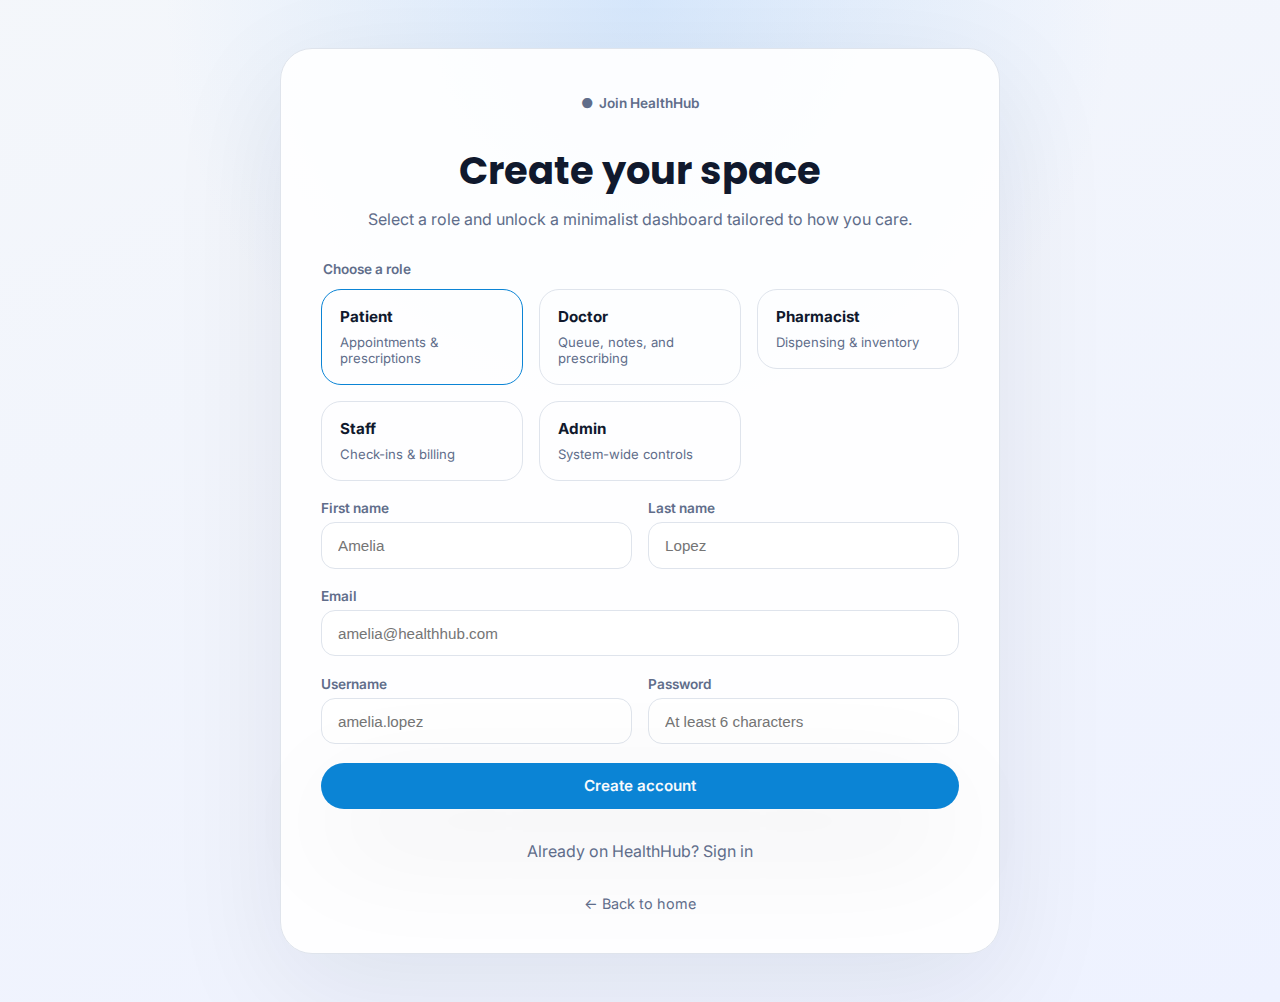
<file: signup.html>
<!doctype html>
<html lang="en">
  <head>
    <meta charset="utf-8" />
    <meta name="viewport" content="width=device-width, initial-scale=1" />
    <title>HealthHub · Create account</title>
    <link rel="preconnect" href="https://fonts.googleapis.com" />
    <link rel="preconnect" href="https://fonts.gstatic.com" crossorigin />
    <link
      href="https://fonts.googleapis.com/css2?family=Inter:wght@400;500;600&family=Poppins:wght@500;600;700&family=Space+Grotesk:wght@400;500&display=swap"
      rel="stylesheet"
    />
    <link rel="stylesheet" href="./css/main.css" />
  </head>
  <body>
    <main class="auth-page">
      <section class="surface auth-panel">
        <div class="auth-panel_header">
          <p class="pill">
            <span aria-hidden="true">●</span>
            Join HealthHub
          </p>
          <h1>Create your space</h1>
          <p>Select a role and unlock a minimalist dashboard tailored to how you care.</p>
        </div>

        <form class="form-grid" id="signup-form" novalidate>
          <fieldset class="form-group" style="margin: 0;">
            <legend class="form-label">Choose a role</legend>
            <div class="roles-grid">
              <label>
                <input class="role-input" type="radio" name="role" value="patient" checked />
                <div class="role-option">
                  <strong>Patient</strong>
                  <span>Appointments & prescriptions</span>
                </div>
              </label>
              <label>
                <input class="role-input" type="radio" name="role" value="doctor" />
                <div class="role-option">
                  <strong>Doctor</strong>
                  <span>Queue, notes, and prescribing</span>
                </div>
              </label>
              <label>
                <input class="role-input" type="radio" name="role" value="pharmacist" />
                <div class="role-option">
                  <strong>Pharmacist</strong>
                  <span>Dispensing & inventory</span>
                </div>
              </label>
              <label>
                <input class="role-input" type="radio" name="role" value="staff" />
                <div class="role-option">
                  <strong>Staff</strong>
                  <span>Check-ins & billing</span>
                </div>
              </label>
              <label>
                <input class="role-input" type="radio" name="role" value="admin" />
                <div class="role-option">
                  <strong>Admin</strong>
                  <span>System-wide controls</span>
                </div>
              </label>
            </div>
          </fieldset>

          <div class="grid-two">
            <div class="form-group">
              <label class="form-label" for="firstName">First name</label>
              <input class="form-input" id="firstName" name="firstName" type="text" placeholder="Amelia" />
              <p class="form-error" data-error="firstName" hidden>First name is required.</p>
            </div>
            <div class="form-group">
              <label class="form-label" for="lastName">Last name</label>
              <input class="form-input" id="lastName" name="lastName" type="text" placeholder="Lopez" />
              <p class="form-error" data-error="lastName" hidden>Last name is required.</p>
            </div>
          </div>

          <div class="form-group">
            <label class="form-label" for="email">Email</label>
            <input class="form-input" id="email" name="email" type="email" placeholder="amelia@healthhub.com" />
            <p class="form-error" data-error="email" hidden>Please enter a valid email address.</p>
          </div>

          <div class="grid-two">
            <div class="form-group">
              <label class="form-label" for="username">Username</label>
              <input class="form-input" id="username" name="username" type="text" placeholder="amelia.lopez" />
              <p class="form-error" data-error="username" hidden>Username must be at least 3 characters.</p>
            </div>
            <div class="form-group">
              <label class="form-label" for="password">Password</label>
              <input class="form-input" id="password" name="password" type="password" placeholder="At least 6 characters" />
              <p class="form-error" data-error="password" hidden>Password must be at least 6 characters.</p>
            </div>
          </div>

          <button class="btn btn-full" type="submit" data-loading-text="Creating account...">Create account</button>
        </form>

        <div class="text-center text-muted">
          Already on HealthHub?
          <a class="link-inline" href="./login.html">Sign in</a>
        </div>
        <div class="text-center">
          <a class="back-link" href="./index.html">← Back to home</a>
        </div>
      </section>
    </main>
    <script src="./js/auth.js" type="module"></script>
  </body>
</html>
</file>
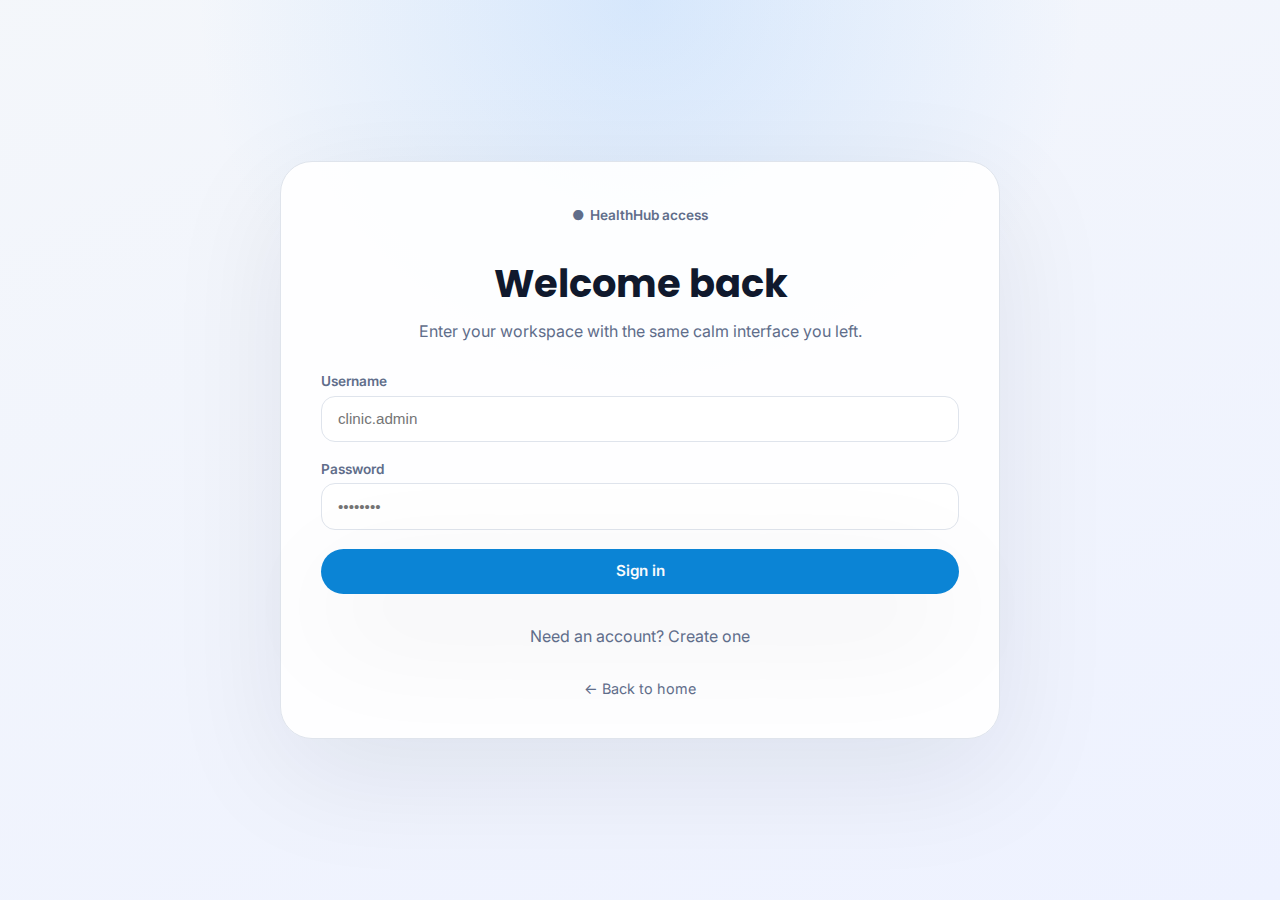
<file: staff.html>
<!doctype html>
<html lang="en">
  <head>
    <meta charset="utf-8" />
    <meta name="viewport" content="width=device-width, initial-scale=1" />
    <title>HealthHub · Staff Dashboard</title>
    <link rel="preconnect" href="https://fonts.googleapis.com" />
    <link rel="preconnect" href="https://fonts.gstatic.com" crossorigin />
    <link
      href="https://fonts.googleapis.com/css2?family=Inter:wght@400;500;600&family=Poppins:wght@500;600;700&family=Space+Grotesk:wght@400;500&display=swap"
      rel="stylesheet"
    />
    <link rel="stylesheet" href="./css/main.css" />
  </head>
  <body class="dashboard-page" data-role-page="staff">
    <header class="dashboard-header">
      <div class="container dashboard-header_inner">
        <div class="role-intro">
          <p class="pill">
            <span aria-hidden="true">●</span>
            Front desk operations
          </p>
          <div class="dashboard-topline">
            <h1><span data-session-name>Staff Member</span></h1>
            <span class="status-chip">Today · <span data-report-date></span></span>
          </div>
          <p class="role-meta">Manage patient visits, check-ins, and billing</p>
        </div>
        <div class="button-group">
          <button class="btn btn-outline" data-button-logout>Logout</button>
        </div>
      </div>
    </header>

    <main class="dashboard-main">
      <div class="container dashboard-grid" style="gap: clamp(2rem, 5vw, 3rem);">
        <section>
          <div class="dashboard-stats" data-staff-stats></div>
        </section>

        <section class="dashboard-grid two-column">
          <div class="card" data-section="today-visits">
            <div class="card-header">
              <h2 class="card-title">Today's Visits</h2>
              <button class="btn btn-outline" data-show-checkin-form>Check-in Patient</button>
            </div>
            <div class="list" data-visit-list></div>
          </div>

          <div class="card" data-section="billing">
            <div class="card-header">
              <h2 class="card-title">Pending Billing</h2>
            </div>
            <div class="list" data-billing-list></div>
          </div>
        </section>

        <section class="card" data-section="checkin-form" hidden>
          <div class="card-header">
            <h2 class="card-title">Patient Check-in</h2>
            <button class="btn btn-outline" data-hide-checkin-form>Close</button>
          </div>
          <form class="form-grid" data-form-checkin>
            <div class="grid-two-tight">
              <div class="form-group">
                <label class="form-label" for="checkin-name">Patient Name</label>
                <input class="form-input" id="checkin-name" name="name" placeholder="John Doe" />
              </div>
              <div class="form-group">
                <label class="form-label" for="checkin-doctor">Doctor</label>
                <input class="form-input" id="checkin-doctor" name="doctor" placeholder="Dr. Smith" />
              </div>
            </div>
            <div class="grid-two-tight">
              <div class="form-group">
                <label class="form-label" for="checkin-time">Appointment Time</label>
                <input class="form-input" id="checkin-time" name="time" type="time" />
              </div>
              <div class="form-group">
                <label class="form-label" for="checkin-status">Status</label>
                <select class="form-input" id="checkin-status" name="status">
                  <option value="waiting">Waiting</option>
                  <option value="in-progress">In Progress</option>
                  <option value="completed">Completed</option>
                </select>
              </div>
            </div>
            <div class="form-group">
              <label class="form-label" for="checkin-notes">Notes</label>
              <textarea class="form-input" id="checkin-notes" name="notes" placeholder="Additional visit notes"></textarea>
            </div>
            <div class="button-group align-end">
              <button class="btn" type="submit">Log Check-in</button>
            </div>
            <p class="form-error" data-feedback-checkin hidden></p>
          </form>
        </section>

        <section class="card" data-section="reports">
          <div class="card-header">
            <h2 class="card-title">Daily Report</h2>
            <span class="card-meta" data-report-date></span>
          </div>
          <div class="dashboard-grid two-column">
            <div class="list" data-report-highlights></div>
            <div class="list" data-report-actions></div>
          </div>
        </section>
      </div>
    </main>

    <div class="toast" data-toast></div>

    <script type="module" src="./js/staff.js"></script>
  </body>
</html>
</file>
<file: css/main.css>
:root {
  --background: 216 44% 97%;
  --foreground: 222 47% 12%;
  --foreground-soft: 222 20% 35%;
  --border: 214 32% 86%;
  --card: 0 0% 100%;
  --card-muted: 216 45% 96%;
  --card-border: 215 27% 90%;
  --primary: 204 90% 44%;
  --primary-foreground: 210 40% 98%;
  --accent: 266 77% 52%;
  --accent-foreground: 0 0% 100%;
  --muted: 214 40% 94%;
  --muted-foreground: 222 18% 46%;
  --success: 156 68% 36%;
  --danger: 0 78% 52%;
  --shadow-soft: 0 35px 120px rgba(15, 23, 42, 0.08);
  --shadow-hard: 0 25px 60px rgba(15, 23, 42, 0.12);
  --radius-xl: 32px;
  --radius-lg: 20px;
  --radius: 14px;
  --font-sans: "Inter", "Space Grotesk", "Poppins", system-ui, -apple-system, BlinkMacSystemFont, sans-serif;
  --font-heading: "Poppins", "Sora", "Inter", system-ui, sans-serif;
}

*,
*::before,
*::after {
  box-sizing: border-box;
}

body {
  margin: 0;
  font-family: var(--font-sans);
  background: radial-gradient(circle at top, rgba(147, 197, 253, 0.4), transparent 45%) fixed,
    hsl(var(--background));
  color: hsl(var(--foreground));
  min-height: 100vh;
  -webkit-font-smoothing: antialiased;
}

img {
  max-width: 100%;
  display: block;
}

a {
  color: inherit;
  text-decoration: none;
  transition: opacity 0.2s ease;
}

a:hover {
  opacity: 0.75;
}

button {
  font: inherit;
  border: none;
  background: none;
  cursor: pointer;
}

.page-shell,
.container {
  width: min(1180px, calc(100% - 3rem));
  margin: 0 auto;
}

.site-header {
  position: sticky;
  top: 0;
  z-index: 40;
  border-bottom: 1px solid hsla(var(--border), 1);
  background: hsla(0, 0%, 100%, 0.85);
  backdrop-filter: saturate(150%) blur(18px);
}

.header-bar {
  height: 76px;
  display: flex;
  align-items: center;
  justify-content: space-between;
  gap: 1rem;
}

.logo-mark {
  display: inline-flex;
  align-items: center;
  gap: 0.65rem;
  font-weight: 600;
  font-family: var(--font-heading);
  letter-spacing: -0.01em;
}

.logo-image {
  width: 100px;
  height: 35px;
  border-radius: 6px;
  object-fit: fill;
  box-shadow: 0 2px 8px -4px rgba(15, 23, 42, 0.4);
  margin-right: 12px;
  vertical-align: middle;
  object-position: center;
  transition: all 0.2s ease;
}

.logo-mark {
  display: inline-flex;
  align-items: center;
  gap: 12px;
  font-size: 1.5rem;
  font-weight: 700;
  color: var(--foreground);
  text-decoration: none;
}

.logo-mark span {
  width: 42px;
  height: 42px;
  border-radius: 16px;
  display: inline-flex;
  align-items: center;
  justify-content: center;
  background: linear-gradient(135deg, hsl(var(--primary)), hsl(var(--accent)));
  color: hsl(var(--primary-foreground));
  font-size: 1.3rem;
}

.nav-links {
  display: flex;
  align-items: center;
  gap: 0.9rem;
  font-size: 0.95rem;
  color: hsl(var(--muted-foreground));
}

.nav-links a {
  padding: 0.35rem 0.85rem;
  border-radius: 999px;
}

.nav-links a[aria-current="page"] {
  color: hsl(var(--foreground));
  background: hsla(var(--primary), 0.12);
}

.btn {
  display: inline-flex;
  align-items: center;
  justify-content: center;
  gap: 0.45rem;
  padding: 0.65rem 1.5rem;
  font-weight: 600;
  font-size: 0.95rem;
  line-height: 1.5;
  border-radius: 999px;
  border: 1px solid transparent;
  transition: transform 0.2s ease, box-shadow 0.2s ease, background 0.2s ease;
  color: hsl(var(--primary-foreground));
  background: hsl(var(--primary));
  box-shadow: var(--shadow-soft);
  vertical-align: middle;
}

.btn:hover {
  transform: translateY(-2px);
  box-shadow: var(--shadow-hard);
}

.btn:focus-visible {
  outline: 2px solid hsl(var(--accent));
  outline-offset: 2px;
}

.btn-outline {
  display: inline-flex;
  align-items: center;
  justify-content: center;
  gap: 0.45rem;
  padding: 0.65rem 1.5rem;
  font-weight: 600;
  font-size: 0.95rem;
  line-height: 1.5;
  border-radius: 999px;
  background: transparent;
  border: 1px solid hsla(var(--foreground), 0.12);
  color: hsl(var(--foreground));
  box-shadow: none;
  vertical-align: middle;
  transition: transform 0.2s ease, box-shadow 0.2s ease, background 0.2s ease;
}

.btn-soft {
  background: hsla(var(--primary), 0.12);
  color: hsl(var(--primary));
  border-color: transparent;
  box-shadow: none;
}

.btn-ghost {
  background: hsla(var(--muted), 0.5);
  color: hsl(var(--foreground));
  border: none;
  box-shadow: none;
}

.btn-secondary {
  background: hsl(var(--accent));
  color: hsl(var(--accent-foreground));
}

.btn-full {
  width: 100%;
}

.pill {
  display: inline-flex;
  align-items: center;
  gap: 0.35rem;
  padding: 0.35rem 0.9rem;
  border-radius: 999px;
  background: hsla(var(--foreground), 0.05);
  border: 1px solid hsla(var(--foreground), 0.08);
  font-size: 0.85rem;
  font-weight: 600;
  color: hsl(var(--muted-foreground));
}

.hero {
  padding: clamp(4.5rem, 8vw, 6.5rem) 0;
}

.hero-grid {
  display: grid;
  gap: clamp(2rem, 5vw, 4rem);
  grid-template-columns: repeat(auto-fit, minmax(280px, 1fr));
  align-items: center;
}

.hero-copy h1,
.hero-title {
  font-family: var(--font-heading);
  font-size: clamp(2.7rem, 6vw, 4rem);
  line-height: 1.05;
  letter-spacing: -0.04em;
  margin: 1rem 0 1.3rem;
}

.hero-lead,
.hero-description {
  font-size: 1.15rem;
  color: hsl(var(--muted-foreground));
  line-height: 1.7;
  max-width: 48ch;
}

.hero-actions {
  margin-top: 2rem;
  display: flex;
  align-items: center;
  flex-wrap: wrap;
  gap: 0.75rem;
}

.hero-stats {
  list-style: none;
  padding: 0;
  margin: 2.5rem 0 0;
  display: flex;
  flex-wrap: wrap;
  gap: 1.5rem;
}

.hero-stats li {
  min-width: 140px;
}

.hero-stats strong {
  display: block;
  font-size: 2rem;
  font-weight: 600;
  color: hsl(var(--foreground));
}

.hero-stats span {
  color: hsl(var(--muted-foreground));
  font-size: 0.9rem;
}

.hero-media {
  position: relative;
  border-radius: var(--radius-xl);
  padding: 2.5rem;
  background: linear-gradient(160deg, #fff, hsla(var(--muted), 0.8));
  box-shadow: var(--shadow-hard);
  overflow: hidden;
}

.hero-media::after {
  content: "";
  position: absolute;
  inset: 1rem;
  border-radius: 20px;
  border: 1px solid hsla(var(--border), 0.8);
  pointer-events: none;
}

.mini-dashboard {
  display: grid;
  gap: 1rem;
}

.mini-dashboard_row {
  display: flex;
  justify-content: space-between;
  align-items: center;
  padding: 0.85rem 1rem;
  border-radius: var(--radius);
  background: hsla(var(--card-muted), 0.7);
  border: 1px solid hsla(var(--border), 0.7);
}

.mini-dashboard_row strong {
  font-size: 1rem;
}

.mini-dashboard_row span {
  color: hsl(var(--muted-foreground));
  font-size: 0.9rem;
}

.section {
  padding: clamp(3.5rem, 7vw, 5rem) 0;
}

.section__head {
  text-align: center;
  max-width: 640px;
  margin: 0 auto 2.5rem;
}

.section__eyebrow {
  font-size: 0.85rem;
  text-transform: uppercase;
  letter-spacing: 0.2em;
  color: hsl(var(--muted-foreground));
  margin-bottom: 1rem;
}

.section__title {
  font-family: var(--font-heading);
  font-size: clamp(1.9rem, 4vw, 2.7rem);
  margin: 0;
  letter-spacing: -0.02em;
}

.section__subhead {
  color: hsl(var(--muted-foreground));
  margin-top: 0.75rem;
}

.tiles {
  display: grid;
  grid-template-columns: repeat(auto-fit, minmax(240px, 1fr));
  gap: 1.25rem;
}

.tile {
  padding: 1.8rem;
  border-radius: var(--radius-lg);
  border: 1px solid hsl(var(--card-border));
  background: hsla(0, 0%, 100%, 0.8);
  box-shadow: 0 15px 35px rgba(15, 23, 42, 0.08);
  transition: transform 0.25s ease, box-shadow 0.25s ease;
}

.tile:hover {
  transform: translateY(-4px);
  box-shadow: var(--shadow-soft);
}

.tile h3 {
  margin: 0 0 0.5rem;
  font-family: var(--font-heading);
  font-size: 1.1rem;
}

.tile p {
  margin: 0;
  color: hsl(var(--muted-foreground));
}

.split-panel {
  display: grid;
  gap: 1.5rem;
  grid-template-columns: repeat(auto-fit, minmax(280px, 1fr));
  align-items: center;
}

.button-group {
  display: flex;
  gap: 1rem;
  align-items: center;
  height: 100%;
  padding: 1rem 0;
}

.metric-bar {
  display: flex;
  align-items: center;
  gap: 1rem;
  padding: 1rem;
  border-radius: var(--radius);
  background: hsla(var(--card-muted), 0.8);
  border: 1px solid hsla(var(--border), 0.7);
}

.timeline {
  list-style: none;
  padding: 0;
  margin: 0;
  display: grid;
  gap: 1rem;
}

.timeline li {
  padding: 1.4rem;
  border-radius: var(--radius);
  border: 1px solid hsla(var(--border), 0.9);
  background: hsla(0, 0%, 100%, 0.9);
}

.timeline strong {
  display: block;
  margin-bottom: 0.35rem;
}

.cta-panel {
  padding: clamp(2.5rem, 6vw, 3.5rem);
  border-radius: var(--radius-xl);
  background: radial-gradient(circle at top right, hsla(var(--accent), 0.35), transparent 50%),
    linear-gradient(120deg, hsl(var(--primary)), hsl(var(--accent)));
  color: hsl(var(--primary-foreground));
  text-align: center;
  box-shadow: var(--shadow-hard);
}

.cta-panel h2 {
  font-family: var(--font-heading);
  font-size: clamp(2rem, 5vw, 2.8rem);
  margin-bottom: 1rem;
}

.cta-panel p {
  margin-bottom: 2rem;
  color: hsla(0, 0%, 100%, 0.8);
}

.footer {
  padding: 3rem 0;
  border-top: 1px solid hsl(var(--border));
  background: hsla(var(--muted), 0.6);
}

.footer-grid {
  display: grid;
  grid-template-columns: repeat(auto-fit, minmax(220px, 1fr));
  gap: 2rem;
  color: hsl(var(--muted-foreground));
  font-size: 0.95rem;
}

.footer-links {
  display: grid;
  gap: 0.4rem;
}

.footer-note {
  text-align: center;
  color: hsl(var(--muted-foreground));
  font-size: 0.85rem;
  margin-top: 2rem;
}

.surface {
  background: hsla(0, 0%, 100%, 0.9);
  border-radius: var(--radius-xl);
  border: 1px solid hsl(var(--card-border));
  padding: clamp(2rem, 4vw, 2.5rem);
  box-shadow: var(--shadow-soft);
}

.auth-page {
  min-height: 100vh;
  display: flex;
  align-items: center;
  justify-content: center;
  padding: clamp(2rem, 4vw, 3rem);
  background: radial-gradient(circle at top, rgba(147, 197, 253, 0.3), transparent 40%),
    linear-gradient(160deg, hsl(var(--background)), #eef2ff);
}

.auth-panel {
  width: min(720px, 100%);
  display: grid;
  gap: 2rem;
}

.auth-panel_header {
  text-align: center;
}

.auth-panel_header h1 {
  font-family: var(--font-heading);
  font-size: clamp(2rem, 4vw, 2.4rem);
  margin-bottom: 0.6rem;
}

.auth-panel_header p {
  color: hsl(var(--muted-foreground));
  margin: 0;
}

.form-grid {
  display: grid;
  gap: 1.2rem;
}

.form-grid fieldset {
  border: none;
  padding: 0;
  margin: 0;
}

.form-grid legend {
  font-size: 0.85rem;
  font-weight: 600;
  color: hsl(var(--muted-foreground));
  margin-bottom: 0.75rem;
}

.form-group {
  display: grid;
  gap: 0.4rem;
}

.form-label {
  font-size: 0.85rem;
  font-weight: 600;
  color: hsl(var(--muted-foreground));
}

.form-input,
select.form-input,
textarea.form-input {
  border-radius: var(--radius);
  border: 1px solid hsl(var(--card-border));
  padding: 0.85rem 1rem;
  background: hsl(0 0% 100%);
  font-size: 0.95rem;
  transition: border-color 0.2s ease, box-shadow 0.2s ease;
}

.form-input:focus,
select.form-input:focus,
textarea.form-input:focus {
  outline: none;
  border-color: hsl(var(--primary));
  box-shadow: 0 0 0 3px hsla(var(--primary), 0.25);
}

textarea.form-input {
  min-height: 120px;
  resize: vertical;
}

.form-status,
.form-error {
  font-size: 0.85rem;
  margin: 0;
}

.form-error {
  color: hsl(var(--danger));
}

.grid-two,
.grid-two-tight {
  display: grid;
  gap: 1rem;
  grid-template-columns: repeat(auto-fit, minmax(220px, 1fr));
}

.roles-grid {
  display: grid;
  grid-template-columns: repeat(auto-fit, minmax(180px, 1fr));
  gap: 1rem;
}

.roles-grid label {
  display: block;
}

.role-option {
  padding: 1.1rem;
  border-radius: var(--radius-lg);
  border: 1px solid hsl(var(--card-border));
  background: hsla(var(--card-muted), 0.6);
  display: flex;
  flex-direction: column;
  gap: 0.5rem;
  text-align: left;
  cursor: pointer;
  transition: transform 0.2s ease, border-color 0.2s ease, box-shadow 0.2s ease;
}

.role-option strong {
  font-size: 0.95rem;
}

.role-option span {
  color: hsl(var(--muted-foreground));
  font-size: 0.82rem;
}

.role-input {
  display: none;
}

.role-input:checked + .role-option {
  border-color: hsl(var(--primary));
  background: hsla(var(--primary), 0.08);
  box-shadow: 0 0 0 3px hsla(var(--primary), 0.2);
}

.section-title-sm {
  text-transform: uppercase;
  font-size: 0.8rem;
  letter-spacing: 0.5em;
  color: hsl(var(--muted-foreground));
}

.card-meta {
  color: hsl(var(--muted-foreground));
  font-size: 0.85rem;
}

.dashboard-page {
  background: radial-gradient(circle at top, rgba(59, 130, 246, 0.2), transparent 35%),
    linear-gradient(180deg, hsl(var(--background)), #f8fafc);
  min-height: 100vh;
}

.dashboard-header {
  padding: clamp(2rem, 4vw, 3rem) 0 1rem;
}

.dashboard-header_inner {
  display: flex;
  justify-content: space-between;
  align-items: flex-start;
  gap: 1.5rem;
  border-bottom: 1px solid hsla(var(--border), 0.7);
  padding-bottom: 1.5rem;
}

.dashboard-main {
  padding: clamp(2rem, 5vw, 3rem) 0 4rem;
}

.dashboard-grid {
  display: grid;
  gap: clamp(1.5rem, 3vw, 2.5rem);
}

.dashboard-grid.two-column {
  grid-template-columns: repeat(auto-fit, minmax(280px, 1fr));
}

.dashboard-topline {
  display: flex;
  flex-wrap: wrap;
  gap: 1rem;
  align-items: center;
}

.dashboard-topline h1 {
  margin: 0;
  font-family: var(--font-heading);
  font-size: clamp(2rem, 4vw, 2.6rem);
}

.role-intro {
  display: flex;
  flex-direction: column;
  gap: 0.35rem;
}

.role-meta {
  color: hsl(var(--muted-foreground));
  font-size: 0.9rem;
}

.panel-grid {
  display: grid;
  grid-template-columns: repeat(auto-fit, minmax(260px, 1fr));
  gap: 1.25rem;
}

.list-card {
  padding: 1rem;
  border-radius: var(--radius);
  border: 1px solid hsl(var(--card-border));
  background: hsla(var(--card-muted), 0.5);
  display: grid;
  gap: 0.4rem;
}

.status-chip {
  display: inline-flex;
  align-items: center;
  gap: 0.35rem;
  padding: 0.1rem 0.65rem;
  border-radius: 999px;
  font-size: 0.75rem;
  text-transform: uppercase;
  letter-spacing: 0.08em;
  color: hsl(var(--foreground));
  background: hsla(var(--foreground), 0.08);
}

.status-chip[data-variant="positive"] {
  background: hsla(var(--success), 0.15);
  color: hsl(var(--success));
}

.status-chip[data-variant="pending"] {
  background: hsla(var(--accent), 0.15);
  color: hsl(var(--accent));
}

.list-line {
  display: flex;
  justify-content: space-between;
  gap: 1rem;
  align-items: center;
  font-size: 0.9rem;
}

.list-line span {
  color: hsl(var(--muted-foreground));
}

.soft-table thead th {
  background: hsla(var(--card-muted), 0.6);
}

.soft-table tbody tr:hover {
  background: hsla(var(--card-muted), 0.4);
}

.card,
.surface-card {
  border-radius: var(--radius-lg);
  border: 1px solid hsl(var(--card-border));
  background: hsl(var(--card));
  padding: 1.8rem;
  box-shadow: 0 25px 60px rgba(15, 23, 42, 0.08);
}

.card-header {
  display: flex;
  align-items: center;
  justify-content: space-between;
  gap: 1rem;
  margin-bottom: 1.3rem;
}

.card-title {
  font-family: var(--font-heading);
  font-size: 1.15rem;
  margin: 0;
  display: flex;
  align-items: center;
  gap: 0.5rem;
}

.card-title::after {
  content: "";
  flex: 1;
  height: 1px;
  background: linear-gradient(90deg, hsla(var(--border), 1), transparent);
  margin-left: 0.5rem;
}

.card[data-section="prescription-form"] .card-title::after,
.card[data-section="book"] .card-title::after,
.card[data-section="inventory"] .card-title::after {
  display: none;
}

.list {
  display: flex;
  flex-direction: column;
  gap: 1rem;
}

.list-item {
  padding: 1rem;
  border-radius: var(--radius);
  border: 1px solid hsl(var(--card-border));
  background: hsla(var(--card-muted), 0.6);
}

.list-item_header {
  display: flex;
  align-items: flex-start;
  justify-content: space-between;
  gap: 1rem;
}

.list-item_meta {
  display: flex;
  flex-wrap: wrap;
  gap: 0.6rem;
  font-size: 0.85rem;
  color: hsl(var(--muted-foreground));
}

.chip {
  display: inline-flex;
  align-items: center;
  gap: 0.3rem;
  padding: 0.2rem 0.75rem;
  border-radius: 999px;
  font-size: 0.75rem;
  background: hsla(var(--foreground), 0.07);
  color: hsl(var(--foreground));
}

.avatar {
  width: 44px;
  height: 44px;
  border-radius: 14px;
  background: hsla(var(--accent), 0.2);
  color: hsl(var(--accent));
  display: inline-flex;
  align-items: center;
  justify-content: center;
  font-weight: 600;
}

.status-pill {
  padding: 0.2rem 0.8rem;
  border-radius: 999px;
  font-size: 0.78rem;
  text-transform: capitalize;
  letter-spacing: 0.05em;
  border: 1px solid transparent;
}

.status-pill,
.status-chip {
  background: hsla(var(--foreground), 0.08);
  color: hsl(var(--foreground));
}

.status-pill[data-status="confirmed"],
.status-chip[data-variant="positive"] {
  background: hsla(var(--success), 0.12);
  color: hsl(var(--success));
  border-color: hsla(var(--success), 0.2);
}

.status-pill[data-status="completed"],
.status-pill[data-status="paid"] {
  background: hsla(var(--success), 0.12);
  color: hsl(var(--success));
  border-color: hsla(var(--success), 0.2);
}

.status-pill[data-status="pending"],
.status-chip[data-variant="pending"] {
  background: hsla(var(--accent), 0.12);
  color: hsl(var(--accent));
  border-color: hsla(var(--accent), 0.2);
}

.status-pill[data-status="due"],
.status-pill[data-status="upcoming"] {
  background: hsla(var(--primary), 0.12);
  color: hsl(var(--primary));
  border-color: hsla(var(--primary), 0.2);
}

.status-pill[data-status="processing"] {
  background: hsla(var(--foreground), 0.08);
  color: hsl(var(--foreground));
}

.grid-cards {
  display: grid;
  grid-template-columns: repeat(auto-fit, minmax(180px, 1fr));
  gap: 0.85rem;
}

.metric-card {
  padding: 1rem;
  border-radius: var(--radius);
  border: 1px solid hsl(var(--card-border));
  background: hsla(0, 0%, 100%, 0.85);
  display: grid;
  gap: 0.35rem;
}

.metric-card strong {
  font-size: 1.5rem;
}

.progress-track {
  width: 100%;
  height: 6px;
  border-radius: 999px;
  background: hsla(var(--border), 0.7);
  overflow: hidden;
}

.progress-value {
  height: 100%;
  border-radius: inherit;
  background: linear-gradient(90deg, hsl(var(--primary)), hsl(var(--accent)));
}

.checklist-item {
  display: flex;
  justify-content: space-between;
  align-items: center;
  gap: 0.75rem;
}

.checklist-item label {
  display: flex;
  align-items: center;
  gap: 0.6rem;
  cursor: pointer;
}

.checklist-item input {
  accent-color: hsl(var(--primary));
  width: 18px;
  height: 18px;
}

.timeline-stack {
  display: grid;
  gap: 1rem;
}

.timeline-item {
  display: flex;
  gap: 1rem;
}

.timeline-dot {
  width: 12px;
  height: 12px;
  border-radius: 50%;
  background: hsl(var(--primary));
  margin-top: 6px;
  flex-shrink: 0;
}

.timeline-card {
  flex: 1;
  padding: 0.85rem 1rem;
  border-radius: var(--radius);
  border: 1px solid hsl(var(--card-border));
  background: hsla(0, 0%, 100%, 0.95);
}

.support-links {
  display: grid;
  gap: 0.75rem;
}

.support-links a {
  display: flex;
  justify-content: space-between;
  align-items: center;
  padding: 0.85rem 1rem;
  border-radius: var(--radius);
  border: 1px solid hsl(var(--card-border));
  background: hsla(var(--card-muted), 0.7);
  font-weight: 600;
}

.billing-summary {
  display: grid;
  gap: 0.4rem;
}

.billing-summary strong {
  font-size: 2rem;
}

.resource-card {
  padding: 1rem;
  border-radius: var(--radius);
  border: 1px solid hsl(var(--card-border));
  background: hsla(0, 0%, 100%, 0.9);
  display: grid;
  gap: 0.4rem;
}

.resource-card button,
.resource-card a {
  width: fit-content;
}

.badge-subtle {
  font-size: 0.75rem;
  text-transform: uppercase;
  letter-spacing: 0.2em;
  color: hsl(var(--muted-foreground));
}
.dashboard-stats {
  display: grid;
  grid-template-columns: repeat(auto-fit, minmax(180px, 1fr));
  gap: 1rem;
}

.stat-pill {
  padding: 1.25rem;
  border-radius: var(--radius);
  border: 1px solid hsl(var(--card-border));
  background: hsla(0, 0%, 100%, 0.9);
}

.stat-pill strong {
  display: block;
  font-size: 1.5rem;
}

.stat-pill span {
  color: hsl(var(--muted-foreground));
  font-size: 0.85rem;
}

.stat-value {
  font-family: var(--font-heading);
  font-size: 1.9rem;
  color: hsl(var(--foreground));
}

.stat-label {
  font-size: 0.85rem;
  color: hsl(var(--muted-foreground));
}

.button-group {
  display: flex;
  flex-wrap: wrap;
  gap: 0.75rem;
}

.align-end {
  justify-content: flex-end;
}

.entity-list,
.table-scroll {
  width: 100%;
}

.table-scroll {
  overflow-x: auto;
  border-radius: var(--radius);
  border: 1px solid hsl(var(--card-border));
}

table {
  width: 100%;
  border-collapse: collapse;
  font-size: 0.9rem;
}

th,
td {
  padding: 0.9rem 1rem;
  text-align: left;
  border-bottom: 1px solid hsla(var(--card-border), 0.7);
}

th {
  font-size: 0.8rem;
  letter-spacing: 0.08em;
  text-transform: uppercase;
  color: hsl(var(--muted-foreground));
}

tr:last-child td {
  border-bottom: none;
}

.admin-layout {
  display: grid;
  gap: 2rem;
}

.admin-hero {
  display: grid;
  grid-template-columns: repeat(auto-fit, minmax(260px, 1fr));
  gap: 1.5rem;
}

.admin-hero_content h2 {
  font-size: 2rem;
  margin-bottom: 0.5rem;
}

.admin-hero_highlights {
  display: flex;
  gap: 1rem;
  flex-wrap: wrap;
}

.admin-hero_stat {
  flex: 1;
  min-width: 120px;
  padding: 1rem;
  border-radius: var(--radius);
  border: 1px solid hsl(var(--card-border));
  background: hsla(var(--card-muted), 0.8);
  text-align: center;
}

.admin-stats-grid {
  display: grid;
  gap: 1rem;
  grid-template-columns: repeat(auto-fit, minmax(220px, 1fr));
}

.admin-columns {
  display: grid;
  grid-template-columns: repeat(auto-fit, minmax(280px, 1fr));
  gap: 1.5rem;
}

.admin-panel--wide {
  grid-column: 1 / -1;
}

.admin-forms-grid {
  display: grid;
  grid-template-columns: repeat(auto-fit, minmax(280px, 1fr));
  gap: 1.5rem;
}

.form-panel_header {
  margin-bottom: 1.5rem;
}

.toast {
  position: fixed;
  bottom: 2rem;
  right: 2rem;
  padding: 1rem 1.25rem;
  border-radius: var(--radius);
  background: hsl(var(--foreground));
  color: #fff;
  box-shadow: var(--shadow-soft);
  opacity: 0;
  transform: translateY(10px);
  transition: opacity 0.2s ease, transform 0.2s ease;
}

.toast[data-show="true"] {
  opacity: 1;
  transform: translateY(0);
}

.text-center {
  text-align: center;
}

.text-muted {
  color: hsl(var(--muted-foreground));
}

.back-link {
  display: inline-flex;
  align-items: center;
  gap: 0.4rem;
  font-size: 0.9rem;
  color: hsl(var(--muted-foreground));
}

.icon {
  display: inline-flex;
  align-items: center;
  justify-content: center;
  width: 48px;
  height: 48px;
  border-radius: 14px;
  background: hsla(var(--primary), 0.12);
  color: hsl(var(--primary));
  font-size: 1.2rem;
}

@media (max-width: 720px) {
  .header-bar {
    flex-direction: column;
    align-items: flex-start;
    height: auto;
    padding: 1.25rem 0;
  }

  .nav-links {
    flex-wrap: wrap;
  }

  .hero-actions {
    width: 100%;
  }

  .btn,
  .btn-outline,
  .btn-ghost {
    width: 100%;
    justify-content: center;
  }

  .card-title::after {
    display: none;
  }

  .dashboard-header_inner {
    flex-direction: column;
  }
}
</file>
<file: css/admin.css>
/* Admin Dashboard Styles */
:root {
  --sidebar-width: 260px;
  --sidebar-collapsed-width: 70px;
  --navbar-height: 70px;
  --primary-blue: #2563eb;
  --primary-blue-dark: #1e40af;
  --primary-blue-light: #3b82f6;
  --sidebar-bg: linear-gradient(180deg, #1e3a8a 0%, #1e40af 100%);
  --sidebar-hover: rgba(255, 255, 255, 0.1);
  --sidebar-active: rgba(255, 255, 255, 0.15);
  --text-primary: #1e293b;
  --text-secondary: #64748b;
  --border-color: #e2e8f0;
  --bg-white: #ffffff;
  --bg-gray: #f8fafc;
  --success: #10b981;
  --warning: #f59e0b;
  --danger: #ef4444;
  --shadow-sm: 0 1px 2px 0 rgba(0, 0, 0, 0.05);
  --shadow-md: 0 4px 6px -1px rgba(0, 0, 0, 0.1);
  --shadow-lg: 0 10px 15px -3px rgba(0, 0, 0, 0.1);
  --radius: 8px;
  --transition: all 0.3s ease;
}

* {
  margin: 0;
  padding: 0;
  box-sizing: border-box;
}

.admin-body {
  font-family: 'Inter', -apple-system, BlinkMacSystemFont, 'Segoe UI', sans-serif;
  background: var(--bg-gray);
  color: var(--text-primary);
  overflow-x: hidden;
}

/* Left Sidebar */
.admin-sidebar {
  position: fixed;
  left: 0;
  top: 0;
  width: var(--sidebar-width);
  height: 100vh;
  background: var(--sidebar-bg);
  color: white;
  display: flex;
  flex-direction: column;
  z-index: 1000;
  transition: var(--transition);
  box-shadow: 2px 0 10px rgba(0, 0, 0, 0.1);
}

.admin-sidebar.collapsed {
  width: var(--sidebar-collapsed-width);
}

.sidebar-header {
  padding: 1.5rem;
  display: flex;
  align-items: center;
  justify-content: space-between;
  border-bottom: 1px solid rgba(255, 255, 255, 0.1);
  min-height: var(--navbar-height);
}

.sidebar-logo {
  display: flex;
  align-items: center;
  gap: 0.75rem;
}

.logo-icon {
  width: 40px;
  height: 40px;
  background: rgba(255, 255, 255, 0.2);
  border-radius: var(--radius);
  display: flex;
  align-items: center;
  justify-content: center;
  font-size: 1.25rem;
  color: white;
}

.logo-text {
  font-size: 1.25rem;
  font-weight: 700;
  color: white;
  white-space: nowrap;
  transition: var(--transition);
}

.sidebar-collapse-btn {
  background: transparent;
  border: none;
  color: white;
  cursor: pointer;
  padding: 0.5rem;
  border-radius: var(--radius);
  transition: var(--transition);
  opacity: 0.8;
}

.sidebar-collapse-btn:hover {
  opacity: 1;
  background: var(--sidebar-hover);
}

.admin-sidebar.collapsed .logo-text,
.admin-sidebar.collapsed .nav-text {
  opacity: 0;
  width: 0;
  overflow: hidden;
}

.admin-sidebar.collapsed .sidebar-nav a {
  justify-content: center;
  padding: 1rem;
}

.sidebar-nav {
  flex: 1;
  overflow-y: auto;
  padding: 1rem 0;
}

.nav-menu {
  list-style: none;
}

.nav-item {
  margin: 0.25rem 0.75rem;
}

.nav-link {
  display: flex;
  align-items: center;
  gap: 0.75rem;
  padding: 0.875rem 1rem;
  color: rgba(255, 255, 255, 0.8);
  text-decoration: none;
  border-radius: var(--radius);
  transition: var(--transition);
  font-size: 0.95rem;
  font-weight: 500;
}

.nav-link:hover {
  background: var(--sidebar-hover);
  color: white;
}

.nav-item.active .nav-link {
  background: var(--sidebar-active);
  color: white;
  font-weight: 600;
}

.nav-link i {
  width: 20px;
  text-align: center;
  font-size: 1.1rem;
}

.nav-text {
  white-space: nowrap;
  transition: var(--transition);
}

/* Main Content Area */
.admin-main {
  margin-left: var(--sidebar-width);
  min-height: 100vh;
  transition: var(--transition);
}

.admin-sidebar.collapsed ~ .admin-main {
  margin-left: var(--sidebar-collapsed-width);
}

/* Top Navbar */
.admin-navbar {
  height: var(--navbar-height);
  background: var(--bg-white);
  border-bottom: 1px solid var(--border-color);
  display: flex;
  align-items: center;
  justify-content: space-between;
  padding: 0 2rem;
  position: sticky;
  top: 0;
  z-index: 100;
  box-shadow: var(--shadow-sm);
}

.navbar-left {
  display: flex;
  align-items: center;
  gap: 1.5rem;
}

.mobile-menu-btn {
  display: none;
  background: transparent;
  border: none;
  font-size: 1.25rem;
  color: var(--text-primary);
  cursor: pointer;
  padding: 0.5rem;
}

.welcome-text {
  color: var(--text-secondary);
  font-size: 0.95rem;
}

.welcome-text strong {
  color: var(--text-primary);
  font-weight: 600;
}

.navbar-right {
  display: flex;
  align-items: center;
  gap: 1rem;
}

.search-container {
  position: relative;
  width: 300px;
}

.search-icon {
  position: absolute;
  left: 1rem;
  top: 50%;
  transform: translateY(-50%);
  color: var(--text-secondary);
  pointer-events: none;
}

.global-search {
  width: 100%;
  padding: 0.65rem 1rem 0.65rem 2.75rem;
  border: 1px solid var(--border-color);
  border-radius: var(--radius);
  font-size: 0.9rem;
  transition: var(--transition);
  background: var(--bg-gray);
}

.global-search:focus {
  outline: none;
  border-color: var(--primary-blue);
  background: white;
  box-shadow: 0 0 0 3px rgba(37, 99, 235, 0.1);
}

.search-results {
  position: absolute;
  top: calc(100% + 0.5rem);
  left: 0;
  right: 0;
  background: white;
  border-radius: var(--radius);
  box-shadow: var(--shadow-lg);
  max-height: 400px;
  overflow-y: auto;
  display: none;
  z-index: 200;
}

.search-results.show {
  display: block;
}

.search-section {
  padding: 0.75rem;
  border-bottom: 1px solid var(--border-color);
}

.search-section:last-child {
  border-bottom: none;
}

.search-section strong {
  display: block;
  font-size: 0.85rem;
  color: var(--text-secondary);
  margin-bottom: 0.5rem;
  text-transform: uppercase;
  letter-spacing: 0.05em;
}

.search-item {
  padding: 0.75rem;
  cursor: pointer;
  border-radius: var(--radius);
  transition: var(--transition);
  font-size: 0.9rem;
  color: var(--text-primary);
}

.search-item:hover {
  background: var(--bg-gray);
}

.nav-icon-btn {
  position: relative;
  background: transparent;
  border: none;
  color: var(--text-secondary);
  font-size: 1.25rem;
  cursor: pointer;
  padding: 0.5rem;
  border-radius: var(--radius);
  transition: var(--transition);
}

.nav-icon-btn:hover {
  color: var(--primary-blue);
  background: var(--bg-gray);
}

.notification-badge {
  position: absolute;
  top: 0;
  right: 0;
  background: var(--danger);
  color: white;
  font-size: 0.7rem;
  font-weight: 600;
  padding: 0.15rem 0.4rem;
  border-radius: 10px;
  min-width: 18px;
  text-align: center;
}

.profile-dropdown {
  position: relative;
}

.profile-btn {
  display: flex;
  align-items: center;
  gap: 0.75rem;
  background: transparent;
  border: none;
  cursor: pointer;
  padding: 0.5rem;
  border-radius: var(--radius);
  transition: var(--transition);
}

.profile-btn:hover {
  background: var(--bg-gray);
}

.profile-avatar {
  width: 36px;
  height: 36px;
  border-radius: 50%;
  background: linear-gradient(135deg, var(--primary-blue), var(--primary-blue-light));
  color: white;
  display: flex;
  align-items: center;
    justify-content: center;
  font-weight: 600;
  font-size: 0.9rem;
}

.profile-name {
  font-weight: 500;
  color: var(--text-primary);
  font-size: 0.9rem;
}

.dropdown-menu {
  position: absolute;
  top: calc(100% + 0.5rem);
  right: 0;
  background: white;
  border-radius: var(--radius);
  box-shadow: var(--shadow-lg);
  min-width: 200px;
  padding: 0.5rem;
  display: none;
  z-index: 200;
}

.dropdown-menu.show {
  display: block;
}

.dropdown-item {
  display: flex;
  align-items: center;
  gap: 0.75rem;
    padding: 0.75rem 1rem;
  color: var(--text-primary);
  text-decoration: none;
  border-radius: var(--radius);
  transition: var(--transition);
  font-size: 0.9rem;
}

.dropdown-item:hover {
  background: var(--bg-gray);
}

.dropdown-divider {
  border: none;
  border-top: 1px solid var(--border-color);
  margin: 0.5rem 0;
}

/* Admin Content */
.admin-content {
  padding: 2rem;
}

.page-content {
  display: none;
}

.page-content.active {
    display: block;
  }

.page-header {
  margin-bottom: 2rem;
  display: flex;
  justify-content: space-between;
  align-items: flex-start;
  gap: 1rem;
  flex-wrap: wrap;
}

.page-title {
  font-size: 1.75rem;
  font-weight: 700;
  color: var(--text-primary);
  margin-bottom: 0.5rem;
}

.page-subtitle {
  color: var(--text-secondary);
  font-size: 0.95rem;
}

/* Stats Grid */
.stats-grid {
  display: grid;
  grid-template-columns: repeat(auto-fit, minmax(240px, 1fr));
  gap: 1.5rem;
  margin-bottom: 2rem;
}

.stat-card {
  background: white;
  border-radius: var(--radius);
  padding: 1.5rem;
  box-shadow: var(--shadow-sm);
  display: flex;
  align-items: center;
  gap: 1.25rem;
  transition: var(--transition);
  border: 1px solid var(--border-color);
}

.stat-card:hover {
  box-shadow: var(--shadow-md);
  transform: translateY(-2px);
}

.stat-icon {
  width: 60px;
  height: 60px;
  border-radius: var(--radius);
  display: flex;
  align-items: center;
  justify-content: center;
  font-size: 1.5rem;
  color: white;
  flex-shrink: 0;
}

.stat-icon.patients {
  background: linear-gradient(135deg, #6366f1, #8b5cf6);
}

.stat-icon.doctors {
  background: linear-gradient(135deg, var(--primary-blue), var(--primary-blue-light));
}

.stat-icon.appointments {
  background: linear-gradient(135deg, var(--success), #34d399);
}

.stat-icon.staff {
  background: linear-gradient(135deg, #f59e0b, #fbbf24);
}

.stat-icon.prescriptions {
  background: linear-gradient(135deg, #8b5cf6, #a78bfa);
}

.stat-icon.medicines {
  background: linear-gradient(135deg, var(--success), #34d399);
}

.stat-icon.warning {
  background: linear-gradient(135deg, var(--warning), #fbbf24);
}

.stat-icon.danger {
  background: linear-gradient(135deg, var(--danger), #f87171);
}

.stat-content {
  flex: 1;
}

.stat-value {
  font-size: 2rem;
  font-weight: 700;
  color: var(--text-primary);
  margin-bottom: 0.25rem;
}

.stat-label {
  font-size: 0.9rem;
  color: var(--text-secondary);
  margin-bottom: 0.5rem;
}

.stat-change {
  display: flex;
  align-items: center;
  gap: 0.5rem;
  font-size: 0.85rem;
  color: var(--text-secondary);
}

.stat-change.positive {
  color: var(--success);
}

.stat-change.warning {
  color: var(--warning);
}

/* Charts Grid */
.charts-grid {
  display: grid;
  grid-template-columns: repeat(auto-fit, minmax(400px, 1fr));
  gap: 1.5rem;
  margin-bottom: 2rem;
}

.chart-card {
  background: white;
  border-radius: var(--radius);
  padding: 1.5rem;
  box-shadow: var(--shadow-sm);
  border: 1px solid var(--border-color);
}

.chart-header {
  display: flex;
  justify-content: space-between;
  align-items: center;
  margin-bottom: 1.5rem;
}

.chart-title {
  font-size: 1.1rem;
  font-weight: 600;
  color: var(--text-primary);
}

.chart-controls {
  display: flex;
  gap: 0.5rem;
}

.chart-btn {
  padding: 0.4rem 0.75rem;
  border: 1px solid var(--border-color);
  background: white;
  border-radius: var(--radius);
  font-size: 0.85rem;
  cursor: pointer;
  transition: var(--transition);
  color: var(--text-secondary);
}

.chart-btn:hover,
.chart-btn.active {
  background: var(--primary-blue);
  color: white;
  border-color: var(--primary-blue);
}

.chart-container {
  height: 250px;
  position: relative;
}

.chart-container canvas {
  max-height: 100%;
}

.stock-indicators {
  display: flex;
  flex-direction: column;
  gap: 1rem;
}

.stock-item {
  display: flex;
  align-items: center;
  gap: 1rem;
}

.stock-bar {
  flex: 1;
  height: 8px;
  background: var(--bg-gray);
  border-radius: 4px;
  overflow: hidden;
}

.stock-fill {
  height: 100%;
  background: var(--success);
  transition: width 0.3s ease;
}

.stock-fill.warning {
  background: var(--warning);
}

.stock-fill.danger {
  background: var(--danger);
}

/* Activity Card */
.activity-card {
  background: white;
  border-radius: var(--radius);
  padding: 1.5rem;
  box-shadow: var(--shadow-sm);
  border: 1px solid var(--border-color);
}

.card-header {
  display: flex;
  justify-content: space-between;
  align-items: center;
  margin-bottom: 1.5rem;
}

.card-title {
  font-size: 1.1rem;
  font-weight: 600;
  color: var(--text-primary);
}

.view-all-link {
  color: var(--primary-blue);
  text-decoration: none;
  font-size: 0.9rem;
  font-weight: 500;
  transition: var(--transition);
}

.view-all-link:hover {
  text-decoration: underline;
}

.activity-list {
  display: flex;
  flex-direction: column;
  gap: 1rem;
}

.activity-item {
  display: flex;
  align-items: flex-start;
  gap: 1rem;
  padding: 1rem;
  border-radius: var(--radius);
  background: var(--bg-gray);
  transition: var(--transition);
}

.activity-item:hover {
  background: #f1f5f9;
}

.activity-icon {
  width: 40px;
  height: 40px;
  border-radius: 50%;
  display: flex;
  align-items: center;
  justify-content: center;
  color: white;
  font-size: 1rem;
  flex-shrink: 0;
}

.activity-icon.appointment {
  background: var(--primary-blue);
}

.activity-icon.prescription {
  background: var(--success);
}

.activity-icon.doctor {
  background: #8b5cf6;
}

.activity-icon.staff {
  background: var(--warning);
}

.activity-icon.pharmacy {
  background: var(--danger);
}

.activity-content {
  flex: 1;
}

.activity-title {
  font-weight: 600;
  color: var(--text-primary);
  margin-bottom: 0.25rem;
}

.activity-meta {
  font-size: 0.85rem;
  color: var(--text-secondary);
}

.activity-time {
  font-size: 0.8rem;
  color: var(--text-secondary);
  white-space: nowrap;
}

/* Buttons */
.btn-primary {
  display: inline-flex;
  align-items: center;
  gap: 0.5rem;
  padding: 0.75rem 1.5rem;
  background: var(--primary-blue);
  color: white;
  border: none;
  border-radius: var(--radius);
  font-size: 0.9rem;
  font-weight: 600;
  cursor: pointer;
  transition: var(--transition);
  box-shadow: var(--shadow-sm);
}

.btn-primary:hover {
  background: var(--primary-blue-dark);
  box-shadow: var(--shadow-md);
  transform: translateY(-1px);
}

.btn-secondary {
  display: inline-flex;
  align-items: center;
  gap: 0.5rem;
  padding: 0.75rem 1.5rem;
  background: white;
  color: var(--text-primary);
  border: 1px solid var(--border-color);
  border-radius: var(--radius);
  font-size: 0.9rem;
  font-weight: 500;
  cursor: pointer;
  transition: var(--transition);
}

.btn-secondary:hover {
  background: var(--bg-gray);
  border-color: var(--primary-blue);
  color: var(--primary-blue);
}

.close-btn {
  background: transparent;
  border: none;
  color: var(--text-secondary);
  font-size: 1.1rem;
  cursor: pointer;
  padding: 0.25rem;
  border-radius: var(--radius);
  transition: var(--transition);
}

.close-btn:hover {
  color: var(--text-primary);
  background: var(--bg-gray);
}

/* Filters Bar */
.filters-bar {
  display: flex;
  gap: 1rem;
  margin-bottom: 1.5rem;
  flex-wrap: wrap;
}

.filter-select,
.filter-search,
.filter-date {
  padding: 0.65rem 1rem;
  border: 1px solid var(--border-color);
  border-radius: var(--radius);
  font-size: 0.9rem;
  transition: var(--transition);
  background: white;
}

.filter-select {
  min-width: 180px;
}

.filter-search {
  flex: 1;
  min-width: 200px;
}

.filter-date {
  min-width: 150px;
}

.filter-select:focus,
.filter-search:focus,
.filter-date:focus {
  outline: none;
  border-color: var(--primary-blue);
  box-shadow: 0 0 0 3px rgba(37, 99, 235, 0.1);
}

.filter-buttons {
  display: flex;
  gap: 0.5rem;
}

.filter-btn {
  padding: 0.5rem 1rem;
  border: 1px solid var(--border-color);
  background: white;
  border-radius: var(--radius);
  font-size: 0.85rem;
  cursor: pointer;
  transition: var(--transition);
  color: var(--text-secondary);
}

.filter-btn:hover,
.filter-btn.active {
  background: var(--primary-blue);
  color: white;
  border-color: var(--primary-blue);
}

/* Content Grid */
.content-grid {
  display: grid;
  grid-template-columns: 1fr 350px;
  gap: 1.5rem;
}

.main-content {
  min-width: 0;
}

.sidebar-content {
  min-width: 0;
}

.sidebar-content .form-card {
  position: sticky;
  top: calc(var(--navbar-height) + 1rem);
}

/* Data Cards */
.data-card,
.form-card {
  background: white;
  border-radius: var(--radius);
  padding: 1.5rem;
  box-shadow: var(--shadow-sm);
  border: 1px solid var(--border-color);
}

.form-card.hidden {
  display: none;
}

.card-count {
  font-size: 0.85rem;
  color: var(--text-secondary);
  font-weight: 500;
}

.data-list {
  display: flex;
  flex-direction: column;
  gap: 1rem;
}

.data-item {
  padding: 1.25rem;
  border: 1px solid var(--border-color);
  border-radius: var(--radius);
  background: var(--bg-gray);
  transition: var(--transition);
}

.data-item:hover {
  background: white;
  box-shadow: var(--shadow-sm);
}

.data-item-header {
  display: flex;
  justify-content: space-between;
  align-items: flex-start;
  margin-bottom: 1rem;
}

.data-item-title {
  font-weight: 600;
  color: var(--text-primary);
  margin-bottom: 0.25rem;
}

.data-item-meta {
  font-size: 0.85rem;
  color: var(--text-secondary);
}

.data-item-badge {
  display: inline-block;
  padding: 0.25rem 0.75rem;
  border-radius: 999px;
  font-size: 0.8rem;
  font-weight: 500;
  background: rgba(37, 99, 235, 0.1);
  color: var(--primary-blue);
}

.data-item-actions {
  display: flex;
  gap: 0.5rem;
  margin-top: 1rem;
}

.btn-sm {
  padding: 0.5rem 1rem;
  font-size: 0.85rem;
}

/* Tables */
.table-wrapper {
  overflow-x: auto;
}

.data-table {
  width: 100%;
  border-collapse: collapse;
}

.data-table thead {
  background: var(--bg-gray);
}

.data-table th {
  padding: 1rem;
  text-align: left;
  font-size: 0.85rem;
  font-weight: 600;
  color: var(--text-secondary);
  text-transform: uppercase;
  letter-spacing: 0.05em;
  border-bottom: 2px solid var(--border-color);
}

.data-table td {
  padding: 1rem;
  border-bottom: 1px solid var(--border-color);
  font-size: 0.9rem;
  color: var(--text-primary);
}

.data-table tbody tr:hover {
  background: var(--bg-gray);
}

.data-table tbody tr:last-child td {
  border-bottom: none;
}

/* Status Badge */
.status-badge {
  display: inline-block;
  padding: 0.25rem 0.75rem;
  border-radius: 999px;
  font-size: 0.8rem;
  font-weight: 500;
  text-transform: capitalize;
}

.status-badge.pending {
  background: rgba(245, 158, 11, 0.1);
  color: var(--warning);
}

.status-badge.confirmed {
  background: rgba(37, 99, 235, 0.1);
  color: var(--primary-blue);
}

.status-badge.completed {
  background: rgba(16, 185, 129, 0.1);
  color: var(--success);
}

.status-badge.cancelled {
  background: rgba(239, 68, 68, 0.1);
  color: var(--danger);
}

.status-badge.active {
  background: rgba(16, 185, 129, 0.1);
  color: var(--success);
}

.status-badge.inactive {
  background: rgba(100, 116, 139, 0.1);
  color: var(--text-secondary);
}

/* Forms */
.admin-form {
  display: flex;
  flex-direction: column;
  gap: 1.25rem;
}

.form-group {
  display: flex;
  flex-direction: column;
  gap: 0.5rem;
}

.form-label {
  font-size: 0.9rem;
  font-weight: 500;
  color: var(--text-primary);
}

.form-input {
  padding: 0.75rem 1rem;
  border: 1px solid var(--border-color);
  border-radius: var(--radius);
  font-size: 0.9rem;
  transition: var(--transition);
  background: white;
  font-family: inherit;
}

.form-input:focus {
  outline: none;
  border-color: var(--primary-blue);
  box-shadow: 0 0 0 3px rgba(37, 99, 235, 0.1);
}

.form-input::placeholder {
  color: var(--text-secondary);
}

.form-actions {
  display: flex;
  gap: 0.75rem;
  margin-top: 0.5rem;
}

.form-error {
  color: var(--danger);
  font-size: 0.85rem;
  margin-top: -0.5rem;
  display: none;
}

.form-error.show {
  display: block;
}

/* Avatar */
.avatar {
  width: 40px;
  height: 40px;
  border-radius: 50%;
  background: linear-gradient(135deg, var(--primary-blue), var(--primary-blue-light));
  color: white;
  display: flex;
  align-items: center;
  justify-content: center;
  font-weight: 600;
  font-size: 0.9rem;
  flex-shrink: 0;
}

/* Toast */
.toast {
  position: fixed;
  bottom: 2rem;
  right: 2rem;
  background: var(--text-primary);
  color: white;
  padding: 1rem 1.5rem;
  border-radius: var(--radius);
  box-shadow: var(--shadow-lg);
  z-index: 10000;
  opacity: 0;
  transform: translateY(20px);
  transition: var(--transition);
  pointer-events: none;
  max-width: 400px;
}

.toast.show {
  opacity: 1;
  transform: translateY(0);
  pointer-events: auto;
}

/* Notifications Panel */
.notifications-panel {
  position: fixed;
  top: 0;
  right: -400px;
  width: 400px;
  height: 100vh;
  background: white;
  box-shadow: -2px 0 10px rgba(0, 0, 0, 0.1);
  z-index: 2000;
  transition: var(--transition);
  display: flex;
  flex-direction: column;
}

.notifications-panel.show {
  right: 0;
}

.panel-header {
  padding: 1.5rem;
  border-bottom: 1px solid var(--border-color);
  display: flex;
  justify-content: space-between;
  align-items: center;
}

.panel-header h3 {
  font-size: 1.1rem;
  font-weight: 600;
  color: var(--text-primary);
}

.panel-content {
  flex: 1;
  overflow-y: auto;
  padding: 1rem;
}

/* Overlay */
.overlay {
  position: fixed;
  top: 0;
  left: 0;
  right: 0;
  bottom: 0;
  background: rgba(0, 0, 0, 0.5);
  z-index: 999;
  opacity: 0;
  visibility: hidden;
  transition: var(--transition);
}

.overlay.show {
  opacity: 1;
  visibility: visible;
}

/* Empty State */
.empty-state {
  text-align: center;
  padding: 3rem 1rem;
  color: var(--text-secondary);
}

.empty-state i {
  font-size: 3rem;
  margin-bottom: 1rem;
  opacity: 0.3;
}

/* Responsive Design */
@media (max-width: 992px) {
  .admin-sidebar {
    transform: translateX(-100%);
  }

  .admin-sidebar.show {
    transform: translateX(0);
  }

  .admin-main {
    margin-left: 0;
  }

  .mobile-menu-btn {
    display: block;
  }

  .content-grid {
    grid-template-columns: 1fr;
  }

  .sidebar-content .form-card {
    position: static;
  }

  .charts-grid {
    grid-template-columns: 1fr;
  }

  .search-container {
    width: 200px;
  }
}

@media (max-width: 768px) {
  .admin-navbar {
    padding: 0 1rem;
  }

  .admin-content {
    padding: 1rem;
  }

  .stats-grid {
    grid-template-columns: 1fr;
  }

  .search-container {
    display: none;
  }

  .welcome-text {
    display: none;
  }

  .page-header {
    flex-direction: column;
    align-items: flex-start;
  }

  .filters-bar {
    flex-direction: column;
  }

  .filter-select,
  .filter-search,
  .filter-date {
  width: 100%;
  }
}

@media (max-width: 576px) {
  .notifications-panel {
    width: 100%;
    right: -100%;
  }

  .profile-name {
    display: none;
  }
}

/* Animations */
@keyframes fadeIn {
  from {
    opacity: 0;
    transform: translateY(10px);
  }
  to {
    opacity: 1;
    transform: translateY(0);
  }
}

.fade-in {
  animation: fadeIn 0.3s ease-out;
}

/* Scrollbar Styling */
.sidebar-nav::-webkit-scrollbar,
.panel-content::-webkit-scrollbar {
  width: 6px;
}

.sidebar-nav::-webkit-scrollbar-track,
.panel-content::-webkit-scrollbar-track {
  background: transparent;
}

.sidebar-nav::-webkit-scrollbar-thumb,
.panel-content::-webkit-scrollbar-thumb {
  background: rgba(255, 255, 255, 0.2);
  border-radius: 3px;
}

.sidebar-nav::-webkit-scrollbar-thumb:hover,
.panel-content::-webkit-scrollbar-thumb:hover {
  background: rgba(255, 255, 255, 0.3);
}

/* Modern Dashboard Styles */
.dashboard-hero {
  background: white;
  border-radius: 12px;
  padding: 2rem;
  margin-bottom: 2rem;
  border: 1px solid var(--border-color);
  box-shadow: var(--shadow-sm);
}

.hero-content {
  display: flex;
  justify-content: space-between;
  align-items: flex-start;
  margin-bottom: 1.5rem;
  flex-wrap: wrap;
  gap: 1.5rem;
}

.hero-greeting {
  flex: 1;
}

.hero-title {
  font-size: 1.75rem;
  font-weight: 600;
  margin-bottom: 0.5rem;
  line-height: 1.3;
  color: var(--text-primary);
}

.hero-title span {
  color: var(--primary-blue);
}

.hero-subtitle {
  font-size: 0.95rem;
  color: var(--text-secondary);
  font-weight: 400;
}

.hero-date {
  display: flex;
  align-items: center;
  gap: 0.5rem;
  background: var(--bg-gray);
  padding: 0.625rem 1rem;
  border-radius: 8px;
  font-size: 0.875rem;
  font-weight: 500;
  color: var(--text-secondary);
}

.hero-date i {
  font-size: 0.9rem;
  color: var(--text-secondary);
}

.quick-actions {
  display: flex;
  gap: 0.75rem;
  flex-wrap: wrap;
}

.quick-action-btn {
  display: flex;
  align-items: center;
  gap: 0.5rem;
  padding: 0.75rem 1.25rem;
  background: var(--bg-gray);
  border: 1px solid var(--border-color);
  border-radius: 8px;
  color: var(--text-primary);
  font-size: 0.875rem;
  font-weight: 500;
  cursor: pointer;
  transition: all 0.2s ease;
}

.quick-action-btn:hover {
  background: var(--primary-blue);
  color: white;
  border-color: var(--primary-blue);
}

.quick-action-btn i {
  font-size: 0.9rem;
}

/* Modern Stats Grid */
.stats-grid-modern {
  display: grid;
  grid-template-columns: repeat(auto-fit, minmax(240px, 1fr));
  gap: 1.25rem;
  margin-bottom: 2rem;
}

.stat-card-modern {
  background: white;
  border-radius: 10px;
  padding: 1.5rem;
  position: relative;
  border: 1px solid var(--border-color);
  box-shadow: var(--shadow-sm);
  transition: all 0.2s ease;
}

.stat-card-modern:hover {
  box-shadow: var(--shadow-md);
  border-color: var(--primary-blue);
}

.stat-bg-pattern {
  display: none;
}

.stat-gradient-1,
.stat-gradient-2,
.stat-gradient-3,
.stat-gradient-4,
.stat-gradient-5,
.stat-gradient-6 {
  background: white;
  color: var(--text-primary);
}

.stat-icon-modern {
  width: 48px;
  height: 48px;
  background: var(--bg-gray);
  border-radius: 10px;
  display: flex;
  align-items: center;
  justify-content: center;
  font-size: 1.25rem;
  margin-bottom: 1rem;
  color: var(--primary-blue);
}

.stat-gradient-1 .stat-icon-modern {
  background: #eff6ff;
  color: #2563eb;
}

.stat-gradient-2 .stat-icon-modern {
  background: #fef2f2;
  color: #dc2626;
}

.stat-gradient-3 .stat-icon-modern {
  background: #f0fdf4;
  color: #16a34a;
}

.stat-gradient-4 .stat-icon-modern {
  background: #fffbeb;
  color: #d97706;
}

.stat-gradient-5 .stat-icon-modern {
  background: #f5f3ff;
  color: #7c3aed;
}

.stat-gradient-6 .stat-icon-modern {
  background: #ecfeff;
  color: #0891b2;
}

.stat-content-modern {
  position: relative;
}

.stat-label-modern {
  font-size: 0.8125rem;
  color: var(--text-secondary);
  margin-bottom: 0.5rem;
  font-weight: 500;
  text-transform: uppercase;
  letter-spacing: 0.05em;
}

.stat-value-modern {
  font-size: 2rem;
  font-weight: 700;
  margin-bottom: 0.75rem;
  line-height: 1;
  color: var(--text-primary);
}

.stat-trend {
  display: flex;
  align-items: center;
  gap: 0.375rem;
  font-size: 0.8125rem;
  color: var(--text-secondary);
  font-weight: 500;
}

.stat-trend i {
  font-size: 0.75rem;
}

.stat-trend.warning {
  color: var(--warning);
}

.stat-sparkline {
  position: absolute;
  bottom: 0;
  left: 0;
  right: 0;
  height: 3px;
  background: var(--bg-gray);
  border-radius: 0 0 10px 10px;
}

/* Dashboard Grid */
.dashboard-grid {
  display: grid;
  grid-template-columns: 2fr 1fr;
  gap: 1.5rem;
  margin-bottom: 2rem;
}

.dashboard-left,
.dashboard-right {
  display: flex;
  flex-direction: column;
  gap: 1.5rem;
}

/* Modern Chart Cards */
.chart-card-modern {
  background: white;
  border-radius: 10px;
  padding: 1.5rem;
  box-shadow: var(--shadow-sm);
  border: 1px solid var(--border-color);
  transition: all 0.2s ease;
}

.chart-card-modern:hover {
  box-shadow: var(--shadow-md);
}

.chart-header-modern {
  display: flex;
  justify-content: space-between;
  align-items: flex-start;
  margin-bottom: 1.5rem;
  flex-wrap: wrap;
  gap: 1rem;
}

.chart-title-modern {
  font-size: 1.125rem;
  font-weight: 600;
  color: var(--text-primary);
  margin-bottom: 0.25rem;
}

.chart-subtitle {
  font-size: 0.8125rem;
  color: var(--text-secondary);
}

.chart-controls-modern {
  display: flex;
  gap: 0.25rem;
  background: var(--bg-gray);
  padding: 0.25rem;
  border-radius: 8px;
}

.chart-btn-modern {
  padding: 0.5rem 0.875rem;
  border: none;
  background: transparent;
  border-radius: 6px;
  font-size: 0.8125rem;
  font-weight: 500;
  cursor: pointer;
  transition: all 0.2s ease;
  color: var(--text-secondary);
}

.chart-btn-modern:hover {
  color: var(--primary-blue);
}

.chart-btn-modern.active {
  background: white;
  color: var(--primary-blue);
  box-shadow: var(--shadow-sm);
}

.chart-container-modern {
  height: 280px;
  position: relative;
}

.chart-placeholder {
  height: 100%;
  display: flex;
  flex-direction: column;
  justify-content: flex-end;
}

.chart-bars {
  display: flex;
  align-items: flex-end;
  justify-content: space-around;
  gap: 0.5rem;
  height: 200px;
  margin-bottom: 1rem;
}

.chart-bar {
  flex: 1;
  background: var(--primary-blue);
  border-radius: 4px 4px 0 0;
  min-height: 20px;
  transition: all 0.2s ease;
  animation: growBar 0.6s ease-out;
}

.chart-bar:hover {
  opacity: 0.85;
  background: var(--primary-blue-dark);
}

@keyframes growBar {
  from {
    height: 0;
  }
}

.chart-labels {
  display: flex;
  justify-content: space-around;
  gap: 0.5rem;
  font-size: 0.75rem;
  color: var(--text-secondary);
  font-weight: 500;
}

.chart-line {
  height: 100%;
  display: flex;
  align-items: center;
  justify-content: center;
}

.line-chart {
  width: 100%;
  height: 200px;
}

.line-chart polyline {
  stroke: var(--primary-blue);
  stroke-width: 2.5;
}

/* Activity Card Modern */
.activity-card-modern {
  background: white;
  border-radius: 10px;
  padding: 1.5rem;
  box-shadow: var(--shadow-sm);
  border: 1px solid var(--border-color);
}

.card-header-modern {
  display: flex;
  justify-content: space-between;
  align-items: flex-start;
  margin-bottom: 1.25rem;
  flex-wrap: wrap;
  gap: 1rem;
}

.card-title-modern {
  font-size: 1.125rem;
  font-weight: 600;
  color: var(--text-primary);
  margin-bottom: 0.25rem;
}

.card-subtitle {
  font-size: 0.8125rem;
  color: var(--text-secondary);
}

.view-all-link-modern {
  display: flex;
  align-items: center;
  gap: 0.375rem;
  color: var(--primary-blue);
  text-decoration: none;
  font-size: 0.875rem;
  font-weight: 500;
  transition: all 0.2s ease;
}

.view-all-link-modern:hover {
  color: var(--primary-blue-dark);
}

.view-all-link-modern i {
  font-size: 0.75rem;
}

.activity-list-modern {
  display: flex;
  flex-direction: column;
  gap: 0.75rem;
}

.activity-item-modern {
  display: flex;
  align-items: flex-start;
  gap: 0.875rem;
  padding: 1rem;
  border-radius: 8px;
  background: var(--bg-gray);
  transition: all 0.2s ease;
  border: 1px solid transparent;
}

.activity-item-modern:hover {
  background: white;
  border-color: var(--border-color);
  box-shadow: var(--shadow-sm);
}

.activity-icon-modern {
  width: 40px;
  height: 40px;
  border-radius: 8px;
  display: flex;
  align-items: center;
  justify-content: center;
  color: white;
  font-size: 1rem;
  flex-shrink: 0;
}

.activity-icon-modern.appointment {
  background: var(--primary-blue);
}

.activity-icon-modern.pharmacy {
  background: var(--warning);
}

.activity-content-modern {
  flex: 1;
  min-width: 0;
}

.activity-title-modern {
  font-weight: 500;
  color: var(--text-primary);
  margin-bottom: 0.25rem;
  font-size: 0.875rem;
}

.activity-meta-modern {
  font-size: 0.8125rem;
  color: var(--text-secondary);
}

.activity-time-modern {
  font-size: 0.75rem;
  color: var(--text-secondary);
  white-space: nowrap;
  font-weight: 500;
}

/* Department Distribution */
.dept-distribution {
  display: flex;
  flex-direction: column;
  gap: 1rem;
}

.dept-item {
  display: flex;
  align-items: center;
  gap: 1rem;
}

.dept-name {
  min-width: 120px;
  font-size: 0.9rem;
  font-weight: 500;
  color: var(--text-primary);
}

.dept-bar-container {
  flex: 1;
  height: 32px;
  background: var(--bg-gray);
  border-radius: 16px;
  overflow: hidden;
  position: relative;
}

.dept-bar {
  height: 100%;
  background: var(--primary-blue);
  border-radius: 16px;
  display: flex;
  align-items: center;
  justify-content: flex-end;
  padding: 0 1rem;
  color: white;
  font-size: 0.8125rem;
  font-weight: 600;
  transition: width 0.6s ease;
  animation: slideIn 0.6s ease-out;
}

@keyframes slideIn {
  from {
    width: 0;
  }
}

.dept-count {
  min-width: 40px;
  text-align: right;
  font-size: 0.9rem;
  font-weight: 600;
  color: var(--text-primary);
}

/* Alert Card */
.alert-card-modern {
  background: white;
  border-radius: 10px;
  padding: 1.5rem;
  border: 1px solid var(--border-color);
  box-shadow: var(--shadow-sm);
}

.alert-header {
  display: flex;
  align-items: center;
  gap: 0.75rem;
  margin-bottom: 1.25rem;
}

.alert-header i {
  font-size: 1.25rem;
  color: var(--warning);
}

.alert-header h3 {
  font-size: 1.125rem;
  font-weight: 600;
  color: var(--text-primary);
}

.alert-list {
  display: flex;
  flex-direction: column;
  gap: 0.625rem;
}

.alert-item {
  display: flex;
  align-items: center;
  gap: 0.75rem;
  padding: 0.875rem;
  background: var(--bg-gray);
  border-radius: 8px;
  font-size: 0.875rem;
  color: var(--text-primary);
  border-left: 3px solid var(--warning);
}

.alert-item i {
  color: var(--warning);
  font-size: 0.9rem;
}

/* Responsive Dashboard */
@media (max-width: 1200px) {
  .dashboard-grid {
    grid-template-columns: 1fr;
  }
}

@media (max-width: 768px) {
  .dashboard-hero {
    padding: 1.5rem;
  }

  .hero-title {
    font-size: 1.5rem;
  }

  .hero-content {
    flex-direction: column;
    gap: 1rem;
  }

  .quick-actions {
    flex-direction: column;
    width: 100%;
  }

  .quick-action-btn {
    width: 100%;
    justify-content: center;
  }

  .stats-grid-modern {
    grid-template-columns: 1fr;
  }

  .stat-value-modern {
    font-size: 1.75rem;
  }

  .chart-container-modern {
    height: 220px;
  }
}
</file>
